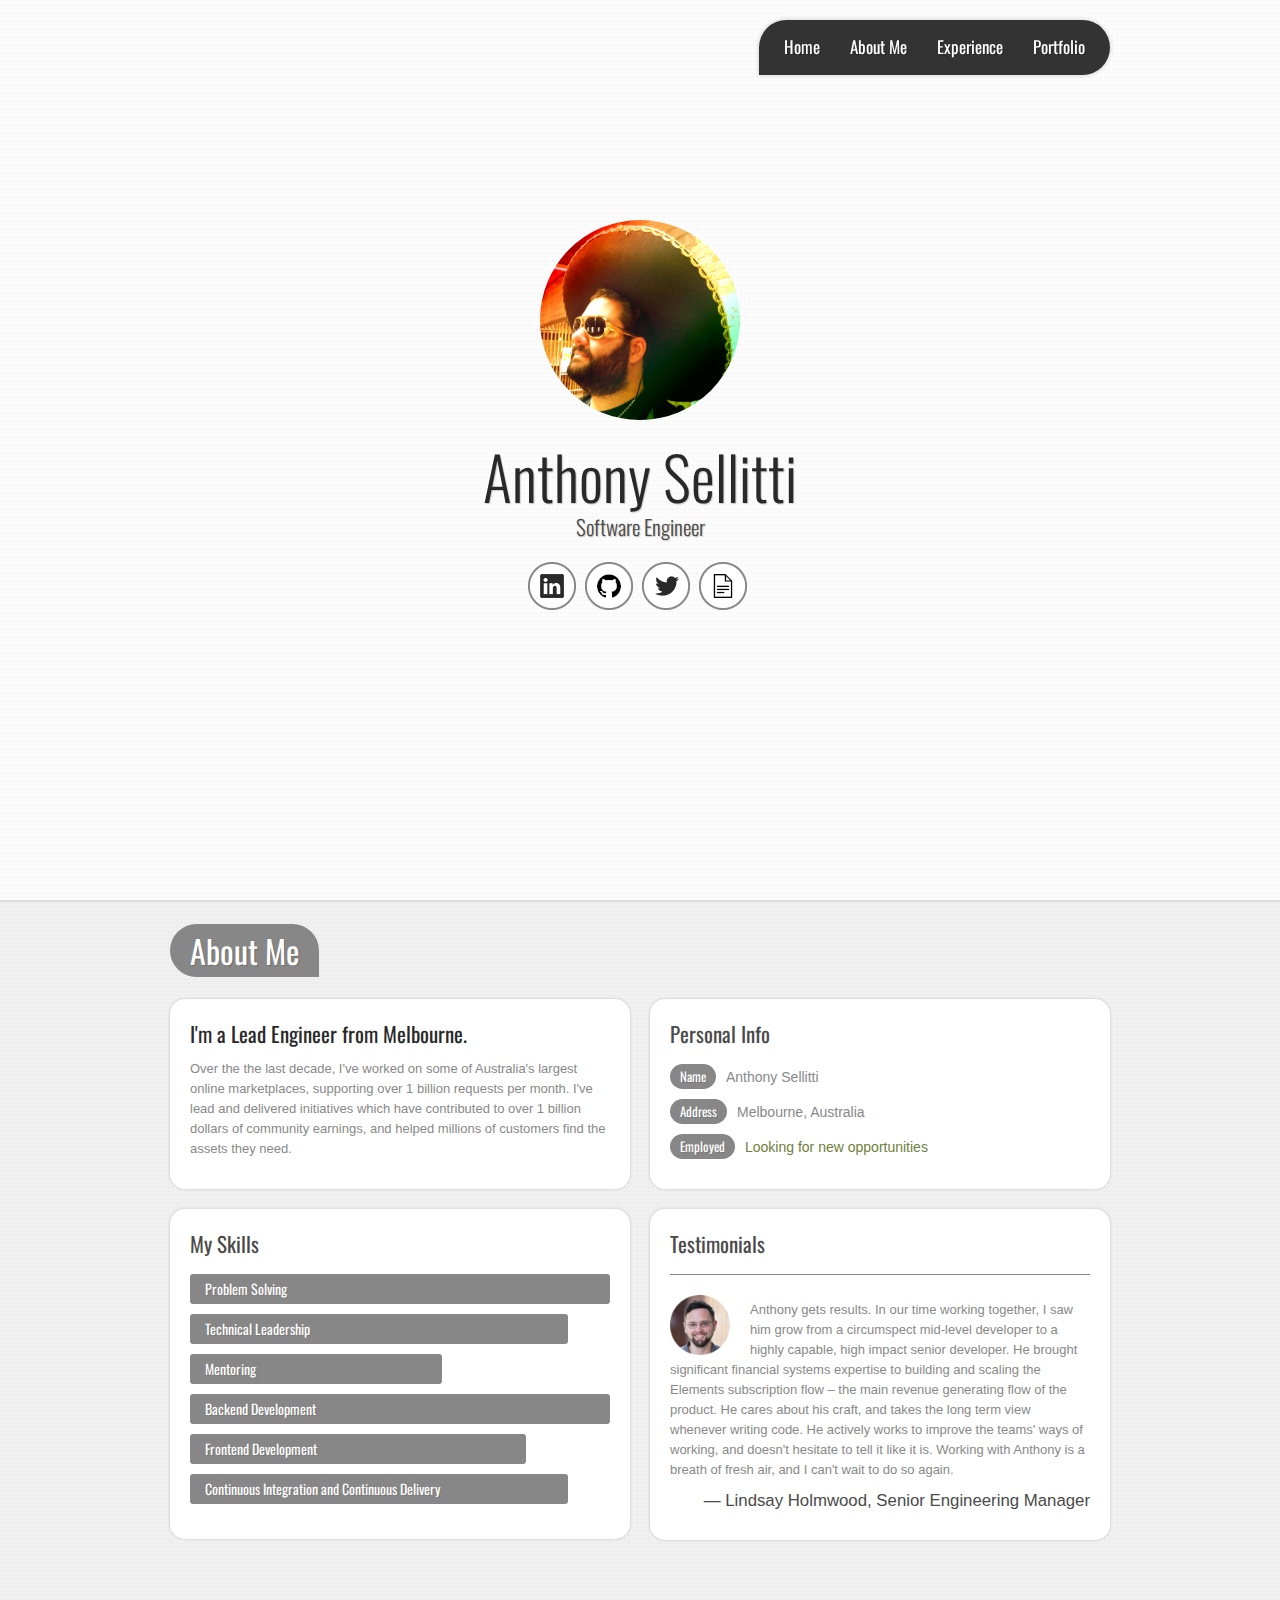
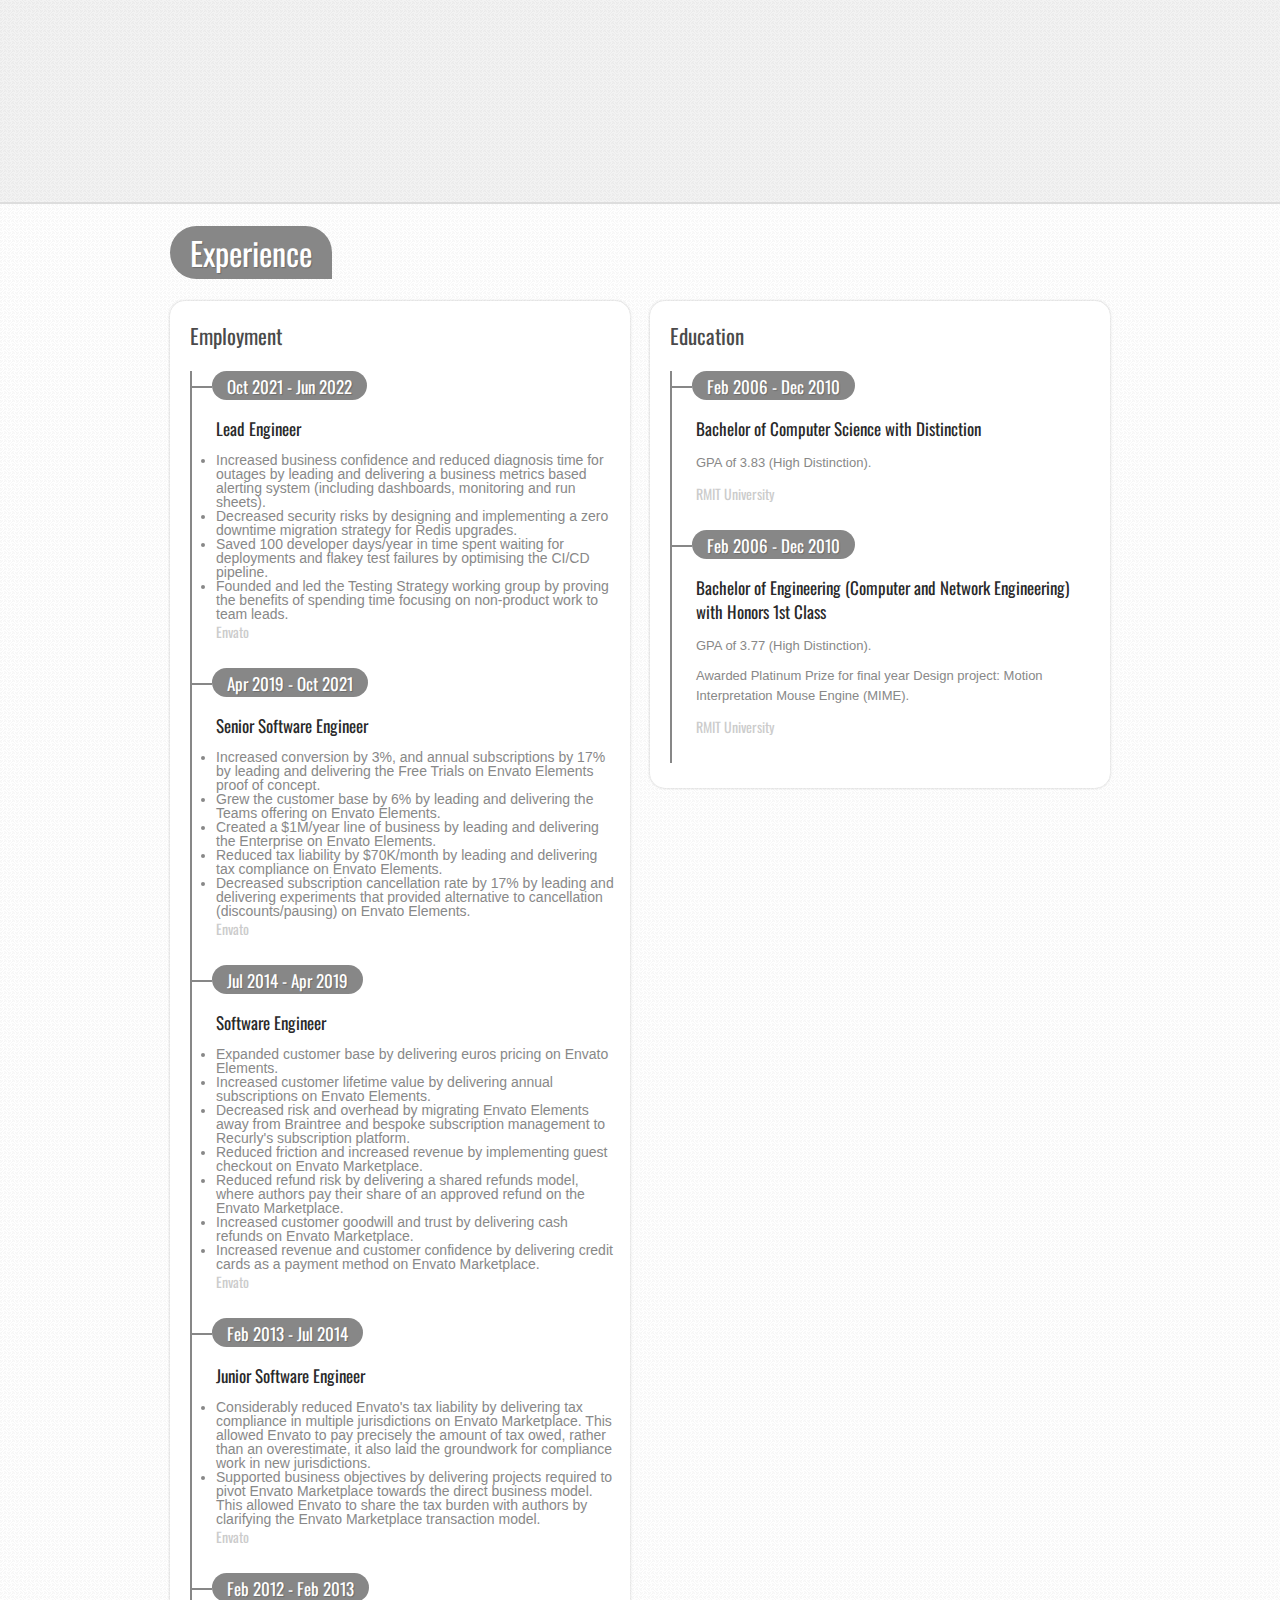
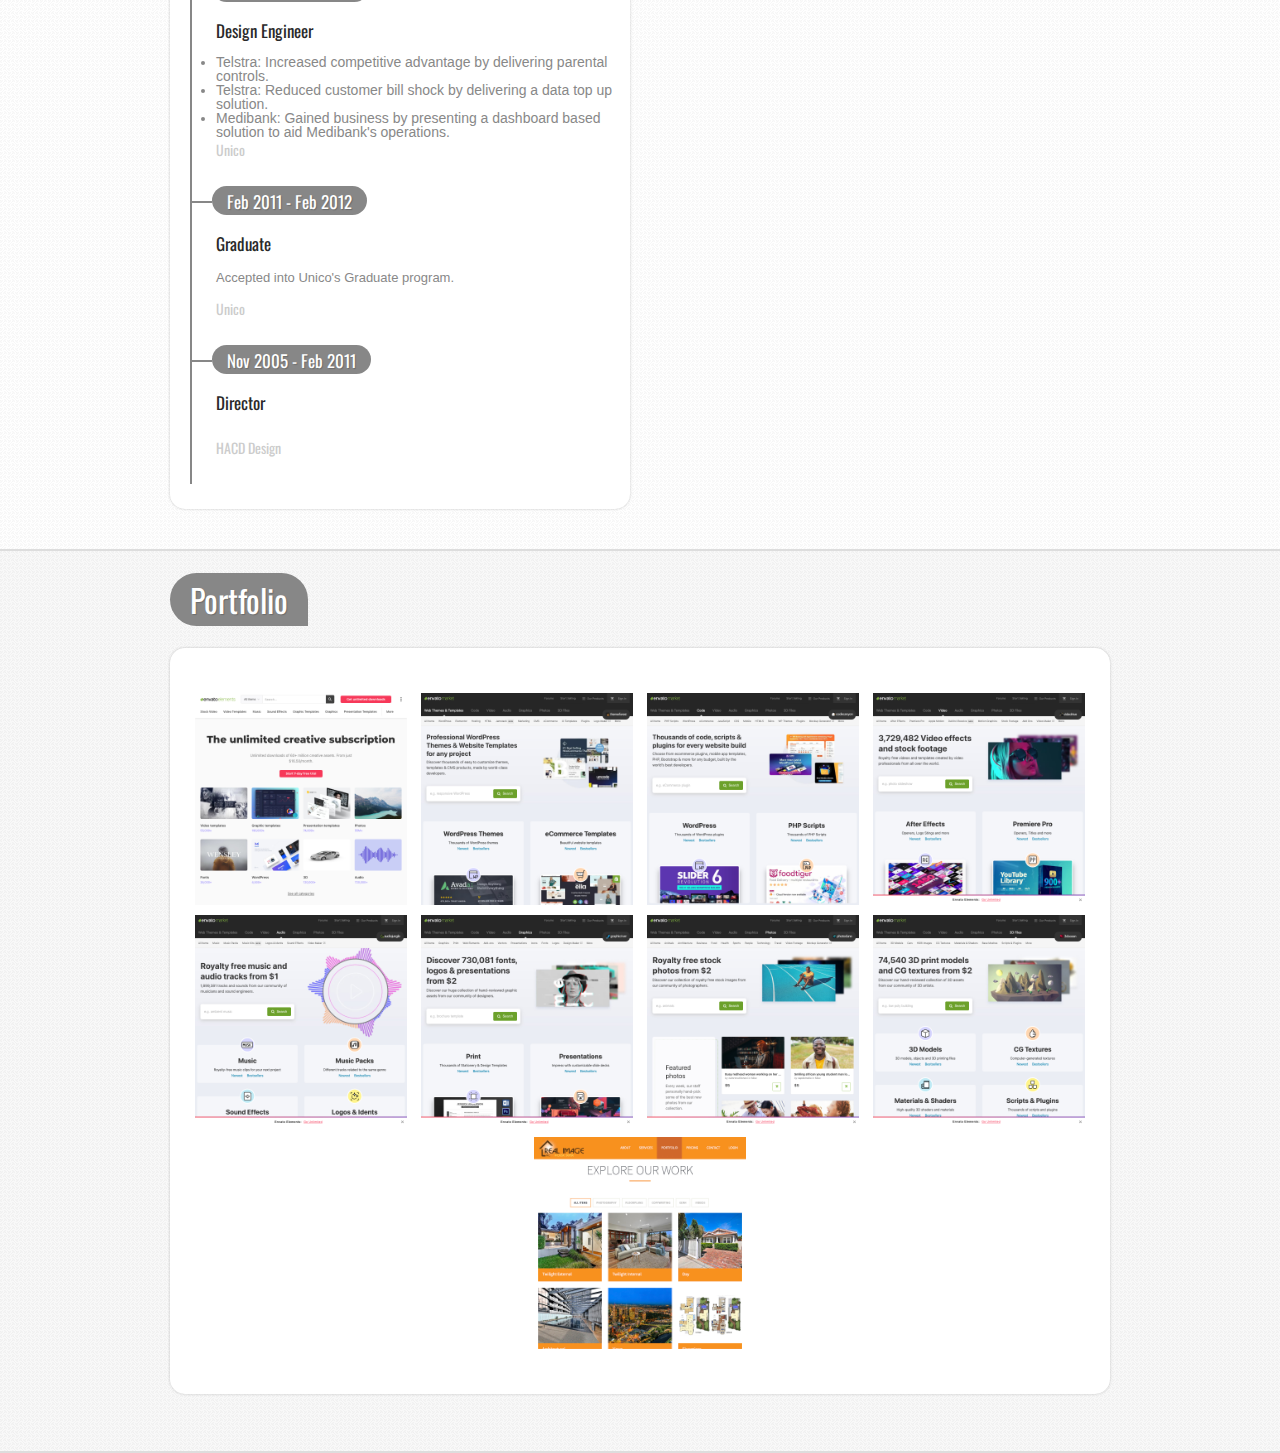
<file: index.html>
﻿<html>
  <head>
    <!-- Basic Page Needs ================================================== -->
    <meta http-equiv="Content-Type" content="text/html; charset=utf-8" />
    <meta name="viewport" content="width=device-width, initial-scale=1.0, maximum-scale=1.0" />
    <meta name="apple-mobile-web-app-capable" content="yes" />
    <title>Anthony Sellitti</title>
    <meta name="description" content="" />
    <meta name="author" content="" />

    <!-- CSS ================================================== -->
    <link rel="stylesheet" href="stylesheets/skeleton.css" />
    <!-- qTip CSS file -->
    <link rel="stylesheet" href="stylesheets/jquery.qtip.css" />
    <!-- Lightbox2 CSS file -->
    <link href="stylesheets/lightbox.css" rel="stylesheet" />
    <!-- Main Styles -->
    <link rel="stylesheet" href="stylesheets/layout.css" />

    <!-- Favicons ================================================== -->
    <link rel="shortcut icon" href="images/favicon.ico" />
    <link rel="apple-touch-icon" href="images/apple-touch-icon.png" />
    <link rel="apple-touch-icon" sizes="72x72" href="images/apple-touch-icon-72x72.png" />
    <link rel="apple-touch-icon" sizes="114x114" href="images/apple-touch-icon-114x114.png" />

    <!-- JavaScript ================================================== -->
    <!-- Modernizr -->
    <script src="js/modernizr.custom.js" type="text/javascript"></script>

    <!--[if lt IE 9]>
      <script src="http://html5shim.googlecode.com/svn/trunk/html5.js"></script>
    <![endif]-->
  </head>

  <body>
    <header>
      <section class="menu">
        <div class="container">
          <div class="sixteen columns">
            <!-- Navigation Menu -->
            <div id="nav">
              <ul class="navigation">
                <li data-slide="1">
                  <h5>Home</h5>
                </li>

                <li data-slide="2">
                  <h5>About Me</h5>
                </li>

                <li data-slide="3">
                  <h5>Experience</h5>
                </li>

                <li data-slide="4">
                  <h5>Portfolio</h5>
                </li>
              </ul>
            </div>
            <!-- Navigation Menu / End -->
          </div>
        </div>
      </section>
    </header>

    <div class="wrapper">
      <!-- Home Subpage =========================================== -->
      <section class="slide" id="home" data-slide="1">
        <div class="container">
          <div class="sixteen columns">
            <!-- Main Photo -->
            <div class="portrait">
              <img src="images/my_photo.jpg" alt="" class="tframe_1" />
            </div>
            <!-- End Main Photo -->

            <!-- Main Title. -->
            <div class="main_title">
              <h1>Anthony Sellitti</h1>
              <h4>Software Engineer</h4>
            </div>
            <!-- End Main Title -->

            <!-- Social Icons. -->
            <div class="social_icons">
              <ul class="social">
                <li>
                  <a class="tip" href="https://www.linkedin.com/in/asellitt" title="Linked In">
                    <img src="images/social/linkedin.png" alt="" />
                  </a>
                </li>
                <li>
                  <a class="tip" href="https://github.com/asellitt/" title="Github">
                    <img src="images/social/github.png" alt="" />
                  </a>
                </li>
                <li>
                  <a class="tip" href="https://twitter.com/asellitt" title="Twitter">
                    <img src="images/social/twitter.png" alt="" />
                  </a>
                </li>
                <li>
                  <a class="tip" href="cv/index.html" title="CV">
                    <img src="images/social/resume.png" alt="" />
                  </a>
                </li>
              </ul>
            </div>
            <!-- End Social Icons -->
          </div>
        </div>
      </section>
      <!-- End Home Subpage -->

      <!-- About Me Subpage =========================================== -->
      <section class="slide" id="about_me" data-slide="2">
        <div class="container">
          <!-- Subpage Title -->
          <div class="sixteen columns">
            <div class="subpage_title">
              <h2><span>About Me</span></h2>
            </div>
          </div>
          <!-- End Subpage Title -->

          <div class="eight columns">
            <!-- About Me Main Information -->
            <div class="block" style="min-height: 150px">
              <h4>I'm a Lead Engineer from Melbourne.</h4>
              <p>
                Over the the last decade, I've worked on some of Australia's largest online marketplaces, supporting
                over 1 billion requests per month. I've lead and delivered initiatives which have contributed to over 1
                billion dollars of community earnings, and helped millions of customers find the assets they need.
              </p>
            </div>
            <!-- End About Me Main Information -->

            <!-- My Skills Information -->
            <div class="block" style="min-height: 290px">
              <div class="skill_info clearfix">
                <div class="block_title">
                  <h4><span>My Skills</span></h4>
                </div>
                <ul id="chart">
                  <li class="skill w100"><span>Problem Solving</span></li>
                  <li class="skill w90"><span>Technical Leadership</span></li>
                  <li class="skill w60"><span>Mentoring</span></li>
                  <li class="skill w100"><span>Backend Development</span></li>
                  <li class="skill w80"><span>Frontend Development</span></li>
                  <li class="skill w90"><span>Continuous Integration and Continuous Delivery</span></li>
                </ul>
              </div>
            </div>
            <!-- End My Skills Information -->
          </div>

          <div class="eight columns">
            <!-- Personal info -->
            <div class="block" style="min-height: 150px">
              <div class="block_title">
                <h4><span>Personal Info</span></h4>
              </div>
              <ul class="personal-info">
                <li><span class="title">Name</span><span class="value">Anthony Sellitti</span></li>
                <li><span class="title">Address</span><span class="value">Melbourne, Australia</span></li>
                <li>
                  <span class="title">Employed</span><span class="value available">Looking for new opportunities</span>
                </li>
                <!-- if Freelance not available: change class to not_available (then color text = Red) -->
              </ul>
            </div>
            <!-- End Personal Info -->

            <!-- Testimonials info -->
            <div class="block" style="min-height: 290px">
              <div class="block_title">
                <h4><span>Testimonials</span></h4>
              </div>

              <div id="cbp-qtrotator" class="cbp-qtrotator">
                <div class="cbp-qtcontent">
                  <img src="images/testimonials/lindsay.png" alt="Lindsay" />
                  <blockquote>
                    <p>
                      Anthony gets results. In our time working together, I saw him grow from a circumspect mid-level
                      developer to a highly capable, high impact senior developer. He brought significant financial
                      systems expertise to building and scaling the Elements subscription flow – the main revenue
                      generating flow of the product. He cares about his craft, and takes the long term view whenever
                      writing code. He actively works to improve the teams' ways of working, and doesn't hesitate to
                      tell it like it is. Working with Anthony is a breath of fresh air, and I can't wait to do so
                      again.
                    </p>
                    <footer>Lindsay Holmwood, Senior Engineering Manager</footer>
                  </blockquote>
                </div>

                <div class="cbp-qtcontent">
                  <img src="images/testimonials/emily.png" alt="Emily" />
                  <blockquote>
                    <p>
                      Anthony is an absolute superstar, and I've so enjoyed working with him. He brings with him such a
                      wealth of knowledge and context, and an enthusiasm for just getting shit done. He feels
                      comfortable to ask questions that challenge assumptions and is similarly comfortable having
                      questions asked of him. Anthony steps up and helps when needed, even when he's thrown a curve ball
                      or two!
                    </p>
                    <footer>Emily Koop, Product Manager</footer>
                  </blockquote>
                </div>

                <div class="cbp-qtcontent">
                  <img src="images/testimonials/2.jpg" alt="2" />
                  <blockquote>
                    <p>
                      Anthony has an outstanding ability to go above and beyond with whatever he's working on. He thinks
                      critically about the work we're doing and often finds ways to improve it, or raises questions
                      which no one else had thought of. He genuinely makes the code bases better for everyone to work
                      with.
                    </p>
                    <p>
                      In addition, Anthony is <i>always</i> willing to jump onto work that needs to be done, and
                      rearrange his priorities when things pop up. He supports his teammates happily and is the kind of
                      guy you know has your back if you need it.
                    </p>
                    <footer>Engineering Manager</footer>
                  </blockquote>
                </div>

                <div class="cbp-qtcontent">
                  <img src="images/testimonials/1.jpg" alt="1" />
                  <blockquote>
                    <p>
                      From a technical perspective, Anthony continues to broaden his horizons and now has a heap of
                      ownership over both the front and back ends of Elements systems. He makes sure he has a good
                      understanding of things in order to do his job and then patiently explains it to other people when
                      needed.
                    </p>
                    <footer>Lead Engineer</footer>
                  </blockquote>
                </div>

                <div class="cbp-qtcontent">
                  <img src="images/testimonials/2.jpg" alt="2" />
                  <blockquote>
                    <p>
                      Anthony is awesome. He's super passionate about his work and an absolute joy to work with. He
                      writes high quality code with an emphasis on readability and maintainability. He's also really
                      good about making sure that anything he works on has appropriate test coverage and up-to-date
                      documentation.
                    </p>
                    <p>
                      Anthony is also great at jumping on important time-sensitive tasks and following through with them
                      to completion, even when they turn out to be more challenging than anticipated.
                    </p>
                    <footer>Software Engineer</footer>
                  </blockquote>
                </div>

                <div class="cbp-qtcontent">
                  <img src="images/testimonials/2.jpg" alt="2" />
                  <blockquote>
                    <p>
                      Anthony seems to just jump on problems when they happen. I don't often work with him directly but
                      he's usually keen to help out whenever something comes up. The times I have worked with him
                      directly have always been productive and enjoyable.
                    </p>
                    <footer>Data Analytics Specialist</footer>
                  </blockquote>
                </div>
              </div>
            </div>
            <!-- End Testimonials Info -->
          </div>
        </div>
      </section>

      <!-- Resume Subpage =========================================== -->
      <section class="slide" id="resume" data-slide="3">
        <div class="container">
          <div class="sixteen columns">
            <div class="subpage_title">
              <h2><span>Experience</span></h2>
            </div>
          </div>

          <!-- Employment Info -->
          <div class="eight columns row">
            <div class="block">
              <div class="block_title">
                <h4><span>Employment</span></h4>
              </div>

              <!-- Timeline Employment Info Container -->
              <div class="eventsContainer clearfix">
                <div class="eventsContent">
                  <h5><span>Oct 2021 - Jun 2022</span></h5>
                  <div class="event">
                    <h5>Lead Engineer</h5>
                    <div class="eventDetail">
                      <ul>
                        <li>
                          Increased business confidence and reduced diagnosis time for outages by leading and delivering
                          a business metrics based alerting system (including dashboards, monitoring and run sheets).
                        </li>
                        <li>
                          Decreased security risks by designing and implementing a zero downtime migration strategy for
                          Redis upgrades.
                        </li>
                        <li>
                          Saved 100 developer days/year in time spent waiting for deployments and flakey test failures
                          by optimising the CI/CD pipeline.
                        </li>
                        <li>
                          Founded and led the Testing Strategy working group by proving the benefits of spending time
                          focusing on non-product work to team leads.
                        </li>
                      </ul>
                      <h6>Envato</h6>
                    </div>
                  </div>
                </div>

                <div class="eventsContent">
                  <h5><span>Apr 2019 - Oct 2021</span></h5>
                  <div class="event">
                    <h5>Senior Software Engineer</h5>
                    <div class="eventDetail">
                      <ul>
                        <li>
                          Increased conversion by 3%, and annual subscriptions by 17% by leading and delivering the Free
                          Trials on Envato Elements proof of concept.
                        </li>
                        <li>
                          Grew the customer base by 6% by leading and delivering the Teams offering on Envato Elements.
                        </li>
                        <li>
                          Created a $1M/year line of business by leading and delivering the Enterprise on Envato
                          Elements.
                        </li>
                        <li>
                          Reduced tax liability by $70K/month by leading and delivering tax compliance on Envato
                          Elements.
                        </li>
                        <li>
                          Decreased subscription cancellation rate by 17% by leading and delivering experiments that
                          provided alternative to cancellation (discounts/pausing) on Envato Elements.
                        </li>
                      </ul>
                      <h6>Envato</h6>
                    </div>
                  </div>
                </div>

                <div class="eventsContent">
                  <h5><span>Jul 2014 - Apr 2019</span></h5>
                  <div class="event">
                    <h5>Software Engineer</h5>
                    <div class="eventDetail">
                      <ul>
                        <li>Expanded customer base by delivering euros pricing on Envato Elements.</li>
                        <li>
                          Increased customer lifetime value by delivering annual subscriptions on Envato Elements.
                        </li>
                        <li>
                          Decreased risk and overhead by migrating Envato Elements away from Braintree and bespoke
                          subscription management to Recurly's subscription platform.
                        </li>
                        <li>
                          Reduced friction and increased revenue by implementing guest checkout on Envato Marketplace.
                        </li>
                        <li>
                          Reduced refund risk by delivering a shared refunds model, where authors pay their share of an
                          approved refund on the Envato Marketplace.
                        </li>
                        <li>Increased customer goodwill and trust by delivering cash refunds on Envato Marketplace.</li>
                        <li>
                          Increased revenue and customer confidence by delivering credit cards as a payment method on
                          Envato Marketplace.
                        </li>
                      </ul>
                      <h6>Envato</h6>
                    </div>
                  </div>
                </div>

                <div class="eventsContent">
                  <h5><span>Feb 2013 - Jul 2014</span></h5>
                  <div class="event">
                    <h5>Junior Software Engineer</h5>
                    <div class="eventDetail">
                      <ul>
                        <li>
                          Considerably reduced Envato's tax liability by delivering tax compliance in multiple
                          jurisdictions on Envato Marketplace. This allowed Envato to pay precisely the amount of tax
                          owed, rather than an overestimate, it also laid the groundwork for compliance work in new
                          jurisdictions.
                        </li>
                        <li>
                          Supported business objectives by delivering projects required to pivot Envato Marketplace
                          towards the direct business model. This allowed Envato to share the tax burden with authors by
                          clarifying the Envato Marketplace transaction model.
                        </li>
                      </ul>
                      <h6>Envato</h6>
                    </div>
                  </div>
                </div>

                <div class="eventsContent">
                  <h5><span>Feb 2012 - Feb 2013</span></h5>
                  <div class="event">
                    <h5>Design Engineer</h5>
                    <div class="eventDetail">
                      <ul>
                        <li>Telstra: Increased competitive advantage by delivering parental controls.</li>
                        <li>Telstra: Reduced customer bill shock by delivering a data top up solution.</li>
                        <li>
                          Medibank: Gained business by presenting a dashboard based solution to aid Medibank's
                          operations.
                        </li>
                      </ul>
                      <h6>Unico</h6>
                    </div>
                  </div>
                </div>

                <div class="eventsContent">
                  <h5><span>Feb 2011 - Feb 2012</span></h5>
                  <div class="event">
                    <h5>Graduate</h5>
                    <div class="eventDetail">
                      <p>Accepted into Unico's Graduate program.</p>
                      <h6>Unico</h6>
                    </div>
                  </div>
                </div>

                <div class="eventsContent">
                  <h5><span>Nov 2005 - Feb 2011</span></h5>
                  <div class="event">
                    <h5>Director</h5>
                    <div class="eventDetail">
                      <p></p>
                      <h6>HACD Design</h6>
                    </div>
                  </div>
                </div>
              </div>
              <!-- End Timeline Employment Info Container -->
            </div>
          </div>
          <!-- End Employment Info -->

          <!-- Education Info -->
          <div class="eight columns row">
            <div class="block">
              <div class="block_title">
                <h4><span>Education</span></h4>
              </div>

              <!-- Timeline Education Info Container -->
              <div class="eventsContainer clearfix">
                <div class="eventsContent">
                  <h5><span>Feb 2006 - Dec 2010</span></h5>
                  <div class="event">
                    <h5>Bachelor of Computer Science with Distinction</h5>
                    <div class="eventDetail">
                      <p>GPA of 3.83 (High Distinction).</p>
                      <h6>RMIT University</h6>
                    </div>
                  </div>
                </div>

                <div class="eventsContent">
                  <h5><span>Feb 2006 - Dec 2010</span></h5>
                  <div class="event">
                    <h5>Bachelor of Engineering (Computer and Network Engineering) with Honors 1st Class</h5>
                    <div class="eventDetail">
                      <p>GPA of 3.77 (High Distinction).</p>
                      <p>
                        Awarded Platinum Prize for final year Design project: Motion Interpretation Mouse Engine (MIME).
                      </p>
                      <h6>RMIT University</h6>
                    </div>
                  </div>
                </div>
              </div>
              <!-- Timeline Education Info Container -->
            </div>
          </div>
          <!-- End Education Info -->
        </div>
      </section>

      <!-- Portfolio Subpage =========================================== -->
      <section class="slide" id="portfolio" data-slide="4">
        <div class="container">
          <div class="sixteen columns">
            <div class="subpage_title">
              <h2><span>Portfolio</span></h2>
            </div>
          </div>

          <div class="container sixteen columns row">
            <!-- Portfolio -->
            <div class="block">
              <ul id="og-grid" class="og-grid">
                <li>
                  <a
                    href="https://elements.envato.com"
                    data-largesrc="images/portfolio/envatoelements.jpg"
                    data-title="Envato Elements"
                    data-description="Subscription service for stock videos, music, photos and graphics"
                  >
                    <img src="images/portfolio/envatoelements.jpg" alt="Envato Elements" />
                  </a>
                </li>

                <li>
                  <a
                    href="https://themeforest.net"
                    data-largesrc="images/portfolio/themeforest.jpg"
                    data-title="Envato Marketplace - ThemeForest"
                    data-description="Digital marketplace for wordpress themes and website templates"
                  >
                    <img src="images/portfolio/themeforest.jpg" alt="ThemeForest" />
                  </a>
                </li>

                <li>
                  <a
                    href="https://codecanyon.net"
                    data-largesrc="images/portfolio/codecanyon.jpg"
                    data-title="Envato Marketplace - CodeCanyon"
                    data-description="Digital marketplace for plugins and code"
                  >
                    <img src="images/portfolio/codecanyon.jpg" alt="CodeCanyon" />
                  </a>
                </li>

                <li>
                  <a
                    href="https://videohive.net"
                    data-largesrc="images/portfolio/videohive.jpg"
                    data-title="Envato Marketplace - VideoHive"
                    data-description="Digital marketplace for stock footage and video effects"
                  >
                    <img src="images/portfolio/videohive.jpg" alt="VideoHive" />
                  </a>
                </li>

                <li>
                  <a
                    href="https://audiojungle.net"
                    data-largesrc="images/portfolio/audiojungle.jpg"
                    data-title="Envato Marketplace - AudioJungle"
                    data-description="Digital marketplace for royalty free music and audio"
                  >
                    <img src="images/portfolio/audiojungle.jpg" alt="AudioJungle" />
                  </a>
                </li>

                <li>
                  <a
                    href="https://graphicriver.net"
                    data-largesrc="images/portfolio/graphicriver.jpg"
                    data-title="Envato Marketplace - GraphicRiver"
                    data-description="Digital marketplace for fonts, logos and icons"
                  >
                    <img src="images/portfolio/graphicriver.jpg" alt="GraphicRiver" />
                  </a>
                </li>

                <li>
                  <a
                    href="https://photodune.net"
                    data-largesrc="images/portfolio/photodune.jpg"
                    data-title="Envato Marketplace - PhotoDune"
                    data-description="Digital marketplace for royalty free stock images and photos"
                  >
                    <img src="images/portfolio/photodune.jpg" alt="PhotoDune" />
                  </a>
                </li>

                <li>
                  <a
                    href="https://3docean.net"
                    data-largesrc="images/portfolio/3docean.jpg"
                    data-title="Envato Marketplace - 3D Ocean"
                    data-description="Digital marketplace for 3D files and CG textures"
                  >
                    <img src="images/portfolio/3docean.jpg" alt="3D Ocean" />
                  </a>
                </li>

                <li>
                  <a
                    href="https://realimage.com.au"
                    data-largesrc="images/portfolio/realimage.jpg"
                    data-title="Realimage Photography"
                    data-description="Provider of premium boutique real estate services"
                  >
                    <img src="images/portfolio/realimage.jpg" alt="Realimage Photography" />
                  </a>
                </li>
              </ul>
            </div>
            <!-- End Portfolio -->
          </div>
        </div>
      </section>
    </div>
    <!-- End Wrapper -->

    <!-- jQuery library -->
    <script src="js/jquery-1.9.1.min.js" type="text/javascript"></script>
    <script src="js/jquery-migrate-1.2.1.min.js" type="text/javascript"></script>
    <script src="js/jquery-ui.min.js" type="text/javascript"></script>
    <!-- Portfolio Grid -->
    <script src="js/grid.js"></script>
    <script>
      $(function () {
        Grid.init();
      });
    </script>
    <!-- Stellar Javascript file -->
    <script type="text/javascript" src="js/jquery.stellar.min.js"></script>
    <!-- qTip -->
    <script src="js/jquery.qtip.min.js" type="text/javascript"></script>
    <!-- Lightbox2 -->
    <script src="js/lightbox.js"></script>

    <!-- QTRotator -->
    <script src="js/jquery.cbpQTRotator.min.js"></script>
    <script>
      $(function () {
        /*
      - how to call the plugin:
      $( selector ).cbpQTRotator( [options] );
      - options:
      {
        // default transition speed (ms)
        speed : 700,
        // default transition easing
        easing : 'ease',
        // rotator interval (ms)
        interval : 8000
      }
      - destroy:
      $( selector ).cbpQTRotator( 'destroy' );
      */

        $("#cbp-qtrotator").cbpQTRotator({ interval: 15000 });
      });
    </script>

    <!-- JS Settings -->
    <script src="js/main.js"></script>

    <!--[if lt IE 7]>
      <script src="http://ie7-js.googlecode.com/svn/version/2.1(beta4)/IE7.js"></script>
    <![endif]-->
    <!--[if lt IE 8]>
      <script src="http://ie7-js.googlecode.com/svn/version/2.1(beta4)/IE8.js"></script>
    <![endif]-->
    <!--[if lt IE 9]>
      <script src="http://ie7-js.googlecode.com/svn/version/2.1(beta4)/IE9.js"></script>
    <![endif]-->

    <!-- End Document ================================================== -->
  </body>
</html>
</file>
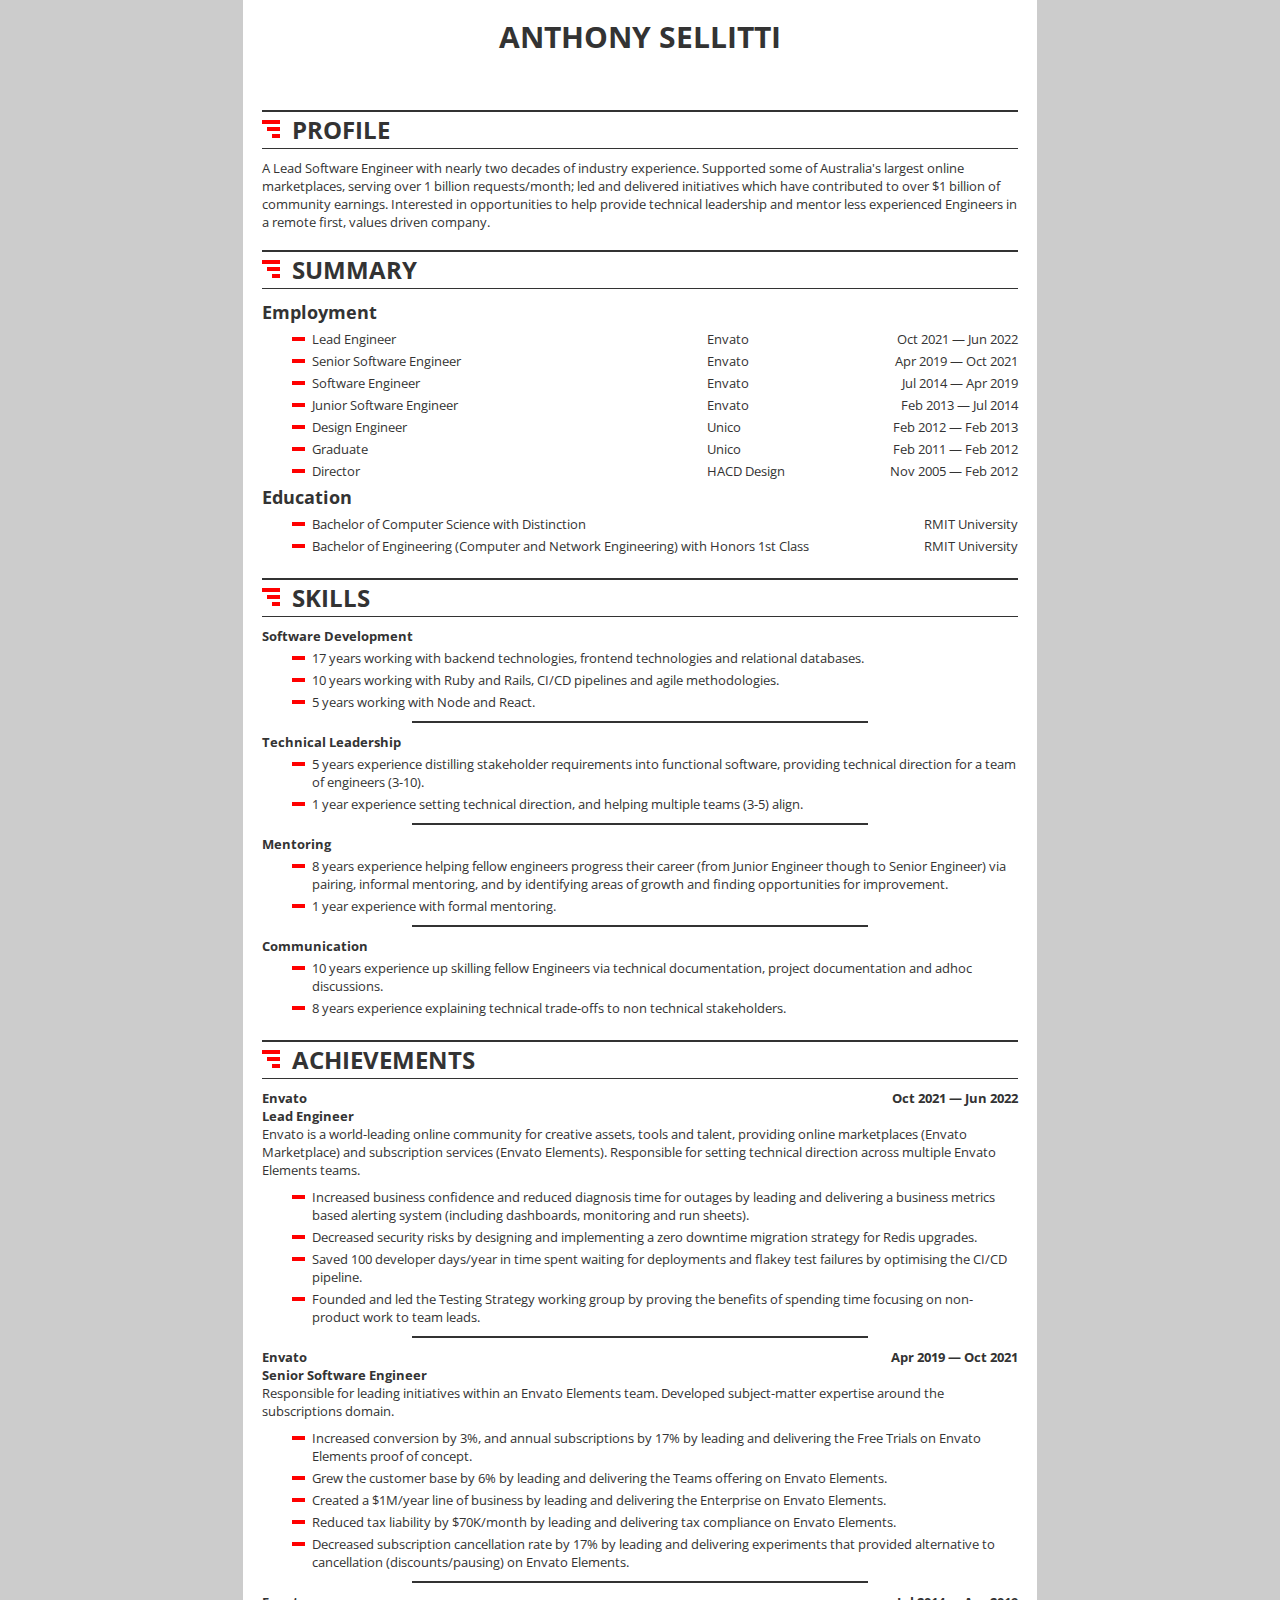
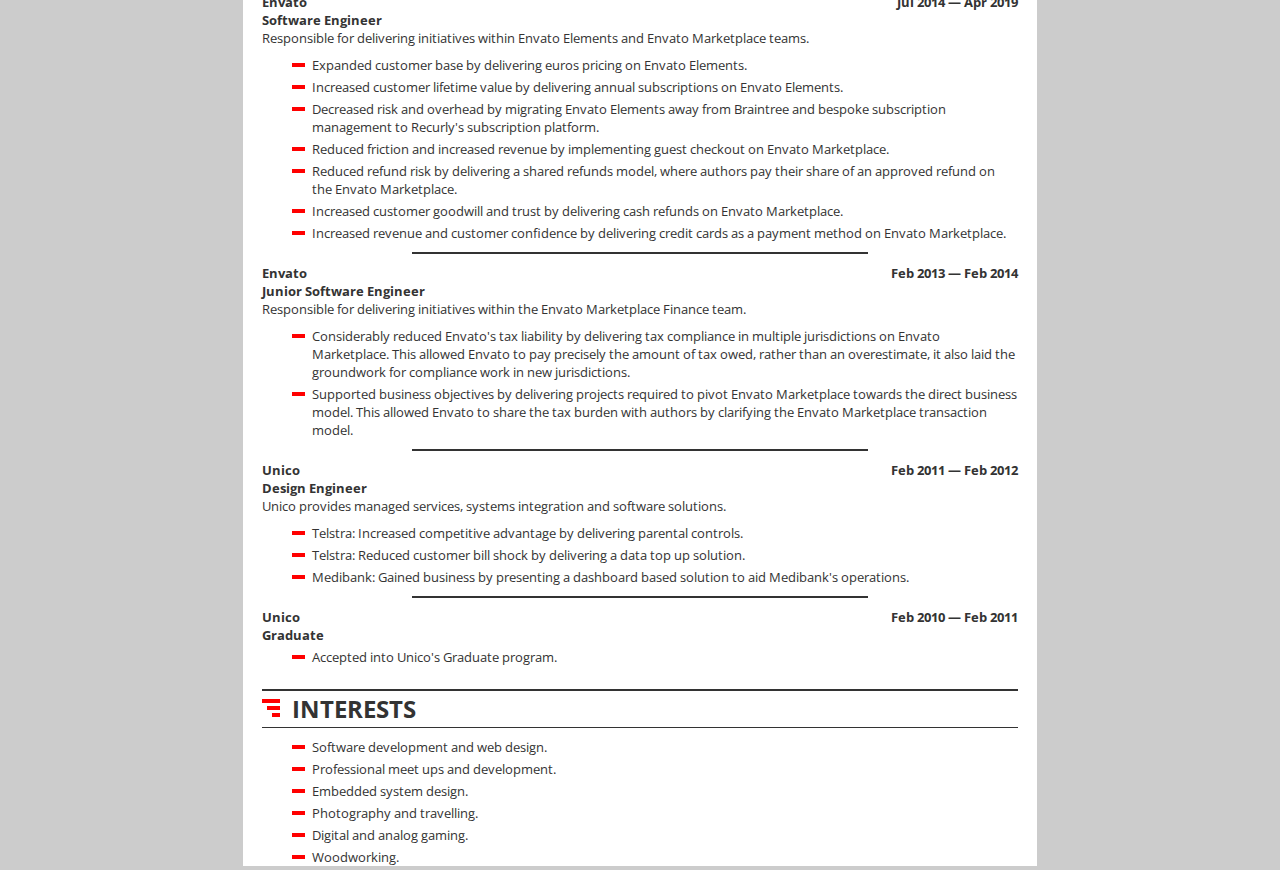
<file: cv/index.html>
<html>
  <head>
    <title>Anthony Sellitti - Lead Engineer - CV</title>
    <link rel="stylesheet" href="css/bootstrap.min.css" />
    <link rel="stylesheet" href="css/bootstrap-responsive.min.css" />
    <style>
      @import url("https://fonts.googleapis.com/css?family=Open+Sans:600,400");

      @page {
        size: a4 portrait;
        margin-top: 5mm;
        margin-bottom: 5mm;
        margin-left: 0mm;
        margin-right: 0mm;
      }

      body {
        font-size: 10pt;
        font-family: "Open Sans", "Helvetica Neue", Helvetica, Arial, sans-serif;
        background-color: #cccccc;
      }

      h2 {
        border-top: 2px solid #333333;
        border-bottom: 1px solid #333333;
        margin-bottom: 10px;
        background-image: url("img/bullet-large-red.png");
        background-repeat: no-repeat;
        background-position: 0 8px;
        padding-left: 30px;
      }

      h5 {
        font-size: 1.2em;
      }

      a {
        color: #020075;
      }

      ul {
        list-style: none;
        margin-bottom: 0;
        padding: 0;
      }

      li {
        margin: 0.3em 0;
        padding-left: 25px;
        background-image: url("img/bullet-medium-red.png");
        background-repeat: no-repeat;
        background-position: 0px 0px;
      }

      footer {
        display: none;
        position: fixed;
        bottom: 0;
        width: 100%;
      }

      #footerContent {
        display: flex;
        justify-content: space-between;
        vertical-align: bottom;
        max-width: 210mm;
        margin: 0 auto;
        padding: 0;
        padding-right: 10mm;
      }

      #wrapper {
        background-color: #cccccc;
      }

      #content {
        max-width: 210mm;
        background: #ffffff;
        margin: 0 auto;
        padding: 0;
      }

      .well {
        background: #ffffff;
        border: 0;
        box-shadow: none;
        margin-bottom: 0;
        padding-bottom: 0;
      }

      .spacer {
        width: 60%;
        height: 0px;
        border: 1px solid #333333;
        margin: 0 auto;
        margin-top: 10px;
        margin-bottom: 10px;
      }

      .noBreak {
        page-break-inside: avoid;
      }

      #contact {
        display: flex;
        flex-direction: column;
        align-items: center;
        margin-top: 20px;
        margin-bottom: 20px;
        min-height: 72px;
        margin: 0;
      }

      #summary li {
        display: flex;
        flex-direction: row;
      }

      #summary .position {
        width: 56%;
        position: relative;
      }

      #summary .company {
        text-align: left;
        width: 18%;
      }

      #summary .dates {
        text-align: right;
        width: 26%;
      }

      #summary .degree {
        width: 80%;
        position: relative;
      }

      #summary .institution {
        text-align: right;
        width: 20%;
      }

      #skills .skill {
        font-weight: bold;
      }

      #achievements .company {
        font-weight: bold;
        display: inline-block;
      }

      #achievements .dates {
        font-weight: bold;
        float: right;
      }

      #achievements .position {
        font-weight: bold;
      }

      .footer {
        display: none;
      }

      .footerContent {
        display: flex;
        justify-content: space-between;
        vertical-align: bottom;
        max-width: 210mm;
        margin: 0 auto;
      }

      .page1 {
        padding-top: 7mm;
      }

      .page2 {
        padding-top: 3mm;
      }

      .page3 {
        padding-top: 174mm;
      }

      @media print {
        body {
          background-color: #ffffff;
        }

        .noPrint {
          display: none;
        }

        .footer {
          display: block;
        }
      }
    </style>
  </head>

  <body>
    <div id="wrapper">
      <div id="content">
        <div id="contact" class="well">
          <h1>ANTHONY SELLITTI</h1>
          <h5 id="contactNumber"></h5>
          <h5 id="emailAddress"></h5>
        </div>

        <div id="profile" class="well">
          <h2>PROFILE</h2>
          <div>
            A Lead Software Engineer with nearly two decades of industry experience. Supported some of Australia's
            largest online marketplaces, serving over 1 billion requests/month; led and delivered initiatives which have
            contributed to over $1 billion of community earnings. Interested in opportunities to help provide technical
            leadership and mentor less experienced Engineers in a remote first, values driven company.
          </div>
        </div>

        <div id="summary" class="well">
          <h2>SUMMARY</h2>
          <h3>Employment</h3>
          <ul>
            <li>
              <div class="position">Lead Engineer</div>
              <div class="company">Envato</div>
              <div class="dates">Oct 2021 &#8212; Jun 2022</div>
            </li>
            <li>
              <div class="position">Senior Software Engineer</div>
              <div class="company">Envato</div>
              <div class="dates">Apr 2019 &#8212; Oct 2021</div>
            </li>
            <li>
              <div class="position">Software Engineer</div>
              <div class="company">Envato</div>
              <div class="dates">Jul 2014 &#8212; Apr 2019</div>
            </li>
            <li>
              <div class="position">Junior Software Engineer</div>
              <div class="company">Envato</div>
              <div class="dates">Feb 2013 &#8212; Jul 2014</div>
            </li>
            <li>
              <div class="position">Design Engineer</div>
              <div class="company">Unico</div>
              <div class="dates">Feb 2012 &#8212; Feb 2013</div>
            </li>
            <li>
              <div class="position">Graduate</div>
              <div class="company">Unico</div>
              <div class="dates">Feb 2011 &#8212; Feb 2012</div>
            </li>
            <li>
              <div class="position">Director</div>
              <div class="company">HACD Design</div>
              <div class="dates">Nov 2005 &#8212; Feb 2012</div>
            </li>
          </ul>

          <h3>Education</h3>
          <ul>
            <li>
              <div class="degree">Bachelor of Computer Science with Distinction</div>
              <div class="institution">RMIT University</div>
            </li>
            <li>
              <div class="degree">Bachelor of Engineering (Computer and Network Engineering) with Honors 1st Class</div>
              <div class="institution">RMIT University</div>
            </li>
          </ul>
        </div>

        <div id="skills" class="well">
          <h2>SKILLS</h2>
          <div>
            <div class="skill noBreak">Software Development</div>
            <div class="description">
              <ul>
                <li>17 years working with backend technologies, frontend technologies and relational databases.</li>
                <li>10 years working with Ruby and Rails, CI/CD pipelines and agile methodologies.</li>
                <li>5 years working with Node and React.</li>
              </ul>
            </div>
          </div>

          <div class="spacer"></div>

          <div>
            <div class="skill noBreak">Technical Leadership</div>
            <div class="description">
              <ul>
                <li>
                  5 years experience distilling stakeholder requirements into functional software, providing technical
                  direction for a team of engineers (3-10).
                </li>
                <li>1 year experience setting technical direction, and helping multiple teams (3-5) align.</li>
              </ul>
            </div>
          </div>

          <div class="spacer"></div>

          <div>
            <div class="skill noBreak">Mentoring</div>
            <div class="description">
              <ul>
                <li>
                  8 years experience helping fellow engineers progress their career (from Junior Engineer though to
                  Senior Engineer) via pairing, informal mentoring, and by identifying areas of growth and finding
                  opportunities for improvement.
                </li>
                <li>1 year experience with formal mentoring.</li>
              </ul>
            </div>
          </div>

          <div class="spacer"></div>

          <div>
            <div class="skill noBreak">Communication</div>
            <div class="description">
              <ul>
                <li>
                  10 years experience up skilling fellow Engineers via technical documentation, project documentation
                  and adhoc discussions.
                </li>
                <li>8 years experience explaining technical trade-offs to non technical stakeholders.</li>
              </ul>
            </div>
          </div>
        </div>

        <div class="footer noBreak">
          <div class="footerContent page1">
            <div class="name">Anthony Sellitti</div>
            <div class="page">Page 1 of 3</div>
          </div>
        </div>

        <div id="achievements" class="well">
          <h2>ACHIEVEMENTS</h2>

          <div class="employment noBreak">
            <div class="company">Envato</div>
            <div class="dates">Oct 2021 &#8212; Jun 2022</div>
            <div class="position">Lead Engineer</div>
            <div class="description">
              <p>
                Envato is a world-leading online community for creative assets, tools and talent, providing online
                marketplaces (Envato Marketplace) and subscription services (Envato Elements). Responsible for setting
                technical direction across multiple Envato Elements teams.
              </p>
              <ul>
                <li>
                  Increased business confidence and reduced diagnosis time for outages by leading and delivering a
                  business metrics based alerting system (including dashboards, monitoring and run sheets).
                </li>
                <li>
                  Decreased security risks by designing and implementing a zero downtime migration strategy for Redis
                  upgrades.
                </li>
                <li>
                  Saved 100 developer days/year in time spent waiting for deployments and flakey test failures by
                  optimising the CI/CD pipeline.
                </li>
                <li>
                  Founded and led the Testing Strategy working group by proving the benefits of spending time focusing
                  on non-product work to team leads.
                </li>
              </ul>
            </div>
          </div>

          <div class="spacer"></div>

          <div class="employment noBreak">
            <div class="company">Envato</div>
            <div class="dates">Apr 2019 &#8212; Oct 2021</div>
            <div class="position">Senior Software Engineer</div>
            <div class="description">
              <p>
                Responsible for leading initiatives within an Envato Elements team. Developed subject-matter expertise
                around the subscriptions domain.
              </p>
              <ul>
                <li>
                  Increased conversion by 3%, and annual subscriptions by 17% by leading and delivering the Free Trials
                  on Envato Elements proof of concept.
                </li>
                <li>Grew the customer base by 6% by leading and delivering the Teams offering on Envato Elements.</li>
                <li>
                  Created a $1M/year line of business by leading and delivering the Enterprise on Envato Elements.
                </li>
                <li>
                  Reduced tax liability by $70K/month by leading and delivering tax compliance on Envato Elements.
                </li>
                <li>
                  Decreased subscription cancellation rate by 17% by leading and delivering experiments that provided
                  alternative to cancellation (discounts/pausing) on Envato Elements.
                </li>
              </ul>
            </div>
          </div>

          <div class="spacer"></div>

          <div class="employment noBreak">
            <div class="company">Envato</div>
            <div class="dates">Jul 2014 &#8212; Apr 2019</div>
            <div class="position">Software Engineer</div>
            <div class="description">
              <p>Responsible for delivering initiatives within Envato Elements and Envato Marketplace teams.</p>
              <ul>
                <li>Expanded customer base by delivering euros pricing on Envato Elements.</li>
                <li>Increased customer lifetime value by delivering annual subscriptions on Envato Elements.</li>
                <li>
                  Decreased risk and overhead by migrating Envato Elements away from Braintree and bespoke subscription
                  management to Recurly's subscription platform.
                </li>
                <li>Reduced friction and increased revenue by implementing guest checkout on Envato Marketplace.</li>
                <li>
                  Reduced refund risk by delivering a shared refunds model, where authors pay their share of an approved
                  refund on the Envato Marketplace.
                </li>
                <li>Increased customer goodwill and trust by delivering cash refunds on Envato Marketplace.</li>
                <li>
                  Increased revenue and customer confidence by delivering credit cards as a payment method on Envato
                  Marketplace.
                </li>
              </ul>
            </div>

            <div class="spacer"></div>

            <div class="employment noBreak">
              <div class="company">Envato</div>
              <div class="dates">Feb 2013 &#8212; Feb 2014</div>
              <div class="position">Junior Software Engineer</div>
              <div class="description">
                <p>Responsible for delivering initiatives within the Envato Marketplace Finance team.</p>
                <ul>
                  <li>
                    Considerably reduced Envato's tax liability by delivering tax compliance in multiple jurisdictions
                    on Envato Marketplace. This allowed Envato to pay precisely the amount of tax owed, rather than an
                    overestimate, it also laid the groundwork for compliance work in new jurisdictions.
                  </li>
                  <li>
                    Supported business objectives by delivering projects required to pivot Envato Marketplace towards
                    the direct business model. This allowed Envato to share the tax burden with authors by clarifying
                    the Envato Marketplace transaction model.
                  </li>
                </ul>
              </div>
            </div>
          </div>

          <div class="footer">
            <div class="footerContent page2">
              <div class="name">Anthony Sellitti</div>
              <div class="page">Page 2 of 3</div>
            </div>
          </div>

          <div class="spacer noPrint"></div>

          <div class="employment noBreak">
            <div class="company">Unico</div>
            <div class="dates">Feb 2011 &#8212; Feb 2012</div>
            <div class="position">Design Engineer</div>
            <div class="description">
              <p>Unico provides managed services, systems integration and software solutions.</p>
              <ul>
                <li>Telstra: Increased competitive advantage by delivering parental controls.</li>
                <li>Telstra: Reduced customer bill shock by delivering a data top up solution.</li>
                <li>
                  Medibank: Gained business by presenting a dashboard based solution to aid Medibank's operations.
                </li>
              </ul>
            </div>
          </div>

          <div class="spacer"></div>

          <div class="employment noBreak">
            <div class="company">Unico</div>
            <div class="dates">Feb 2010 &#8212; Feb 2011</div>
            <div class="position">Graduate</div>
            <div class="description">
              <ul>
                <li>Accepted into Unico's Graduate program.</li>
              </ul>
            </div>
          </div>
        </div>

        <div id="interests" class="well noBreak">
          <h2>INTERESTS</h2>
          <ul>
            <li>Software development and web design.</li>
            <li>Professional meet ups and development.</li>
            <li>Embedded system design.</li>
            <li>Photography and travelling.</li>
            <li>Digital and analog gaming.</li>
            <li>Woodworking.</li>
          </ul>
        </div>

        <div class="footer noBreak">
          <div class="footerContent page3">
            <div class="name">Anthony Sellitti</div>
            <div class="page">Page 3 of 3</div>
          </div>
        </div>
      </div>
    </div>

    <script>
      const params = Object.fromEntries(new URLSearchParams(window.location.search).entries());
      const contactNumber = "MDQyMyA2MDAgMTIz";
      const emailAddress = "YW50aG9ueS5jdkBhc2VsbGl0dC5jb20=";
      if (params.spam) {
        document.getElementById("contactNumber").textContent = atob(contactNumber);
        document.getElementById("emailAddress").textContent = atob(emailAddress);
      }
    </script>
  </body>
</html>
</file>
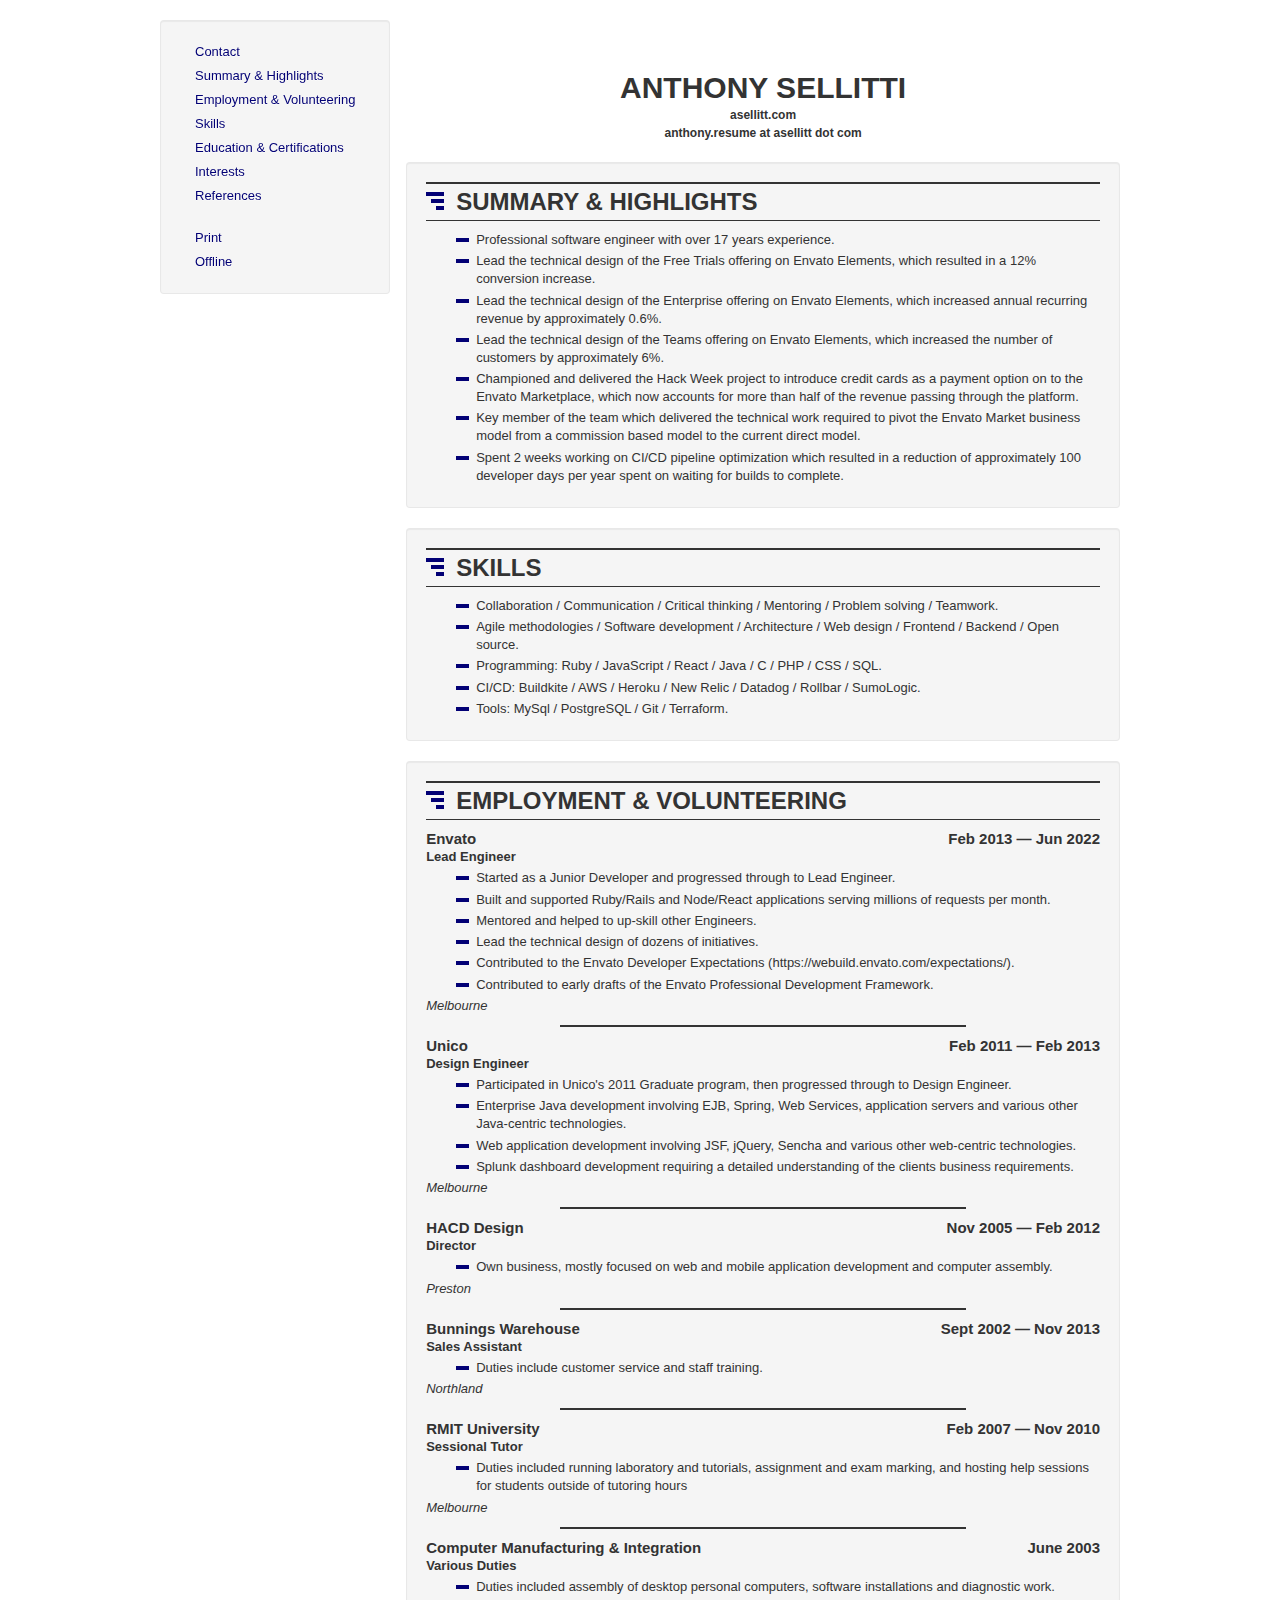
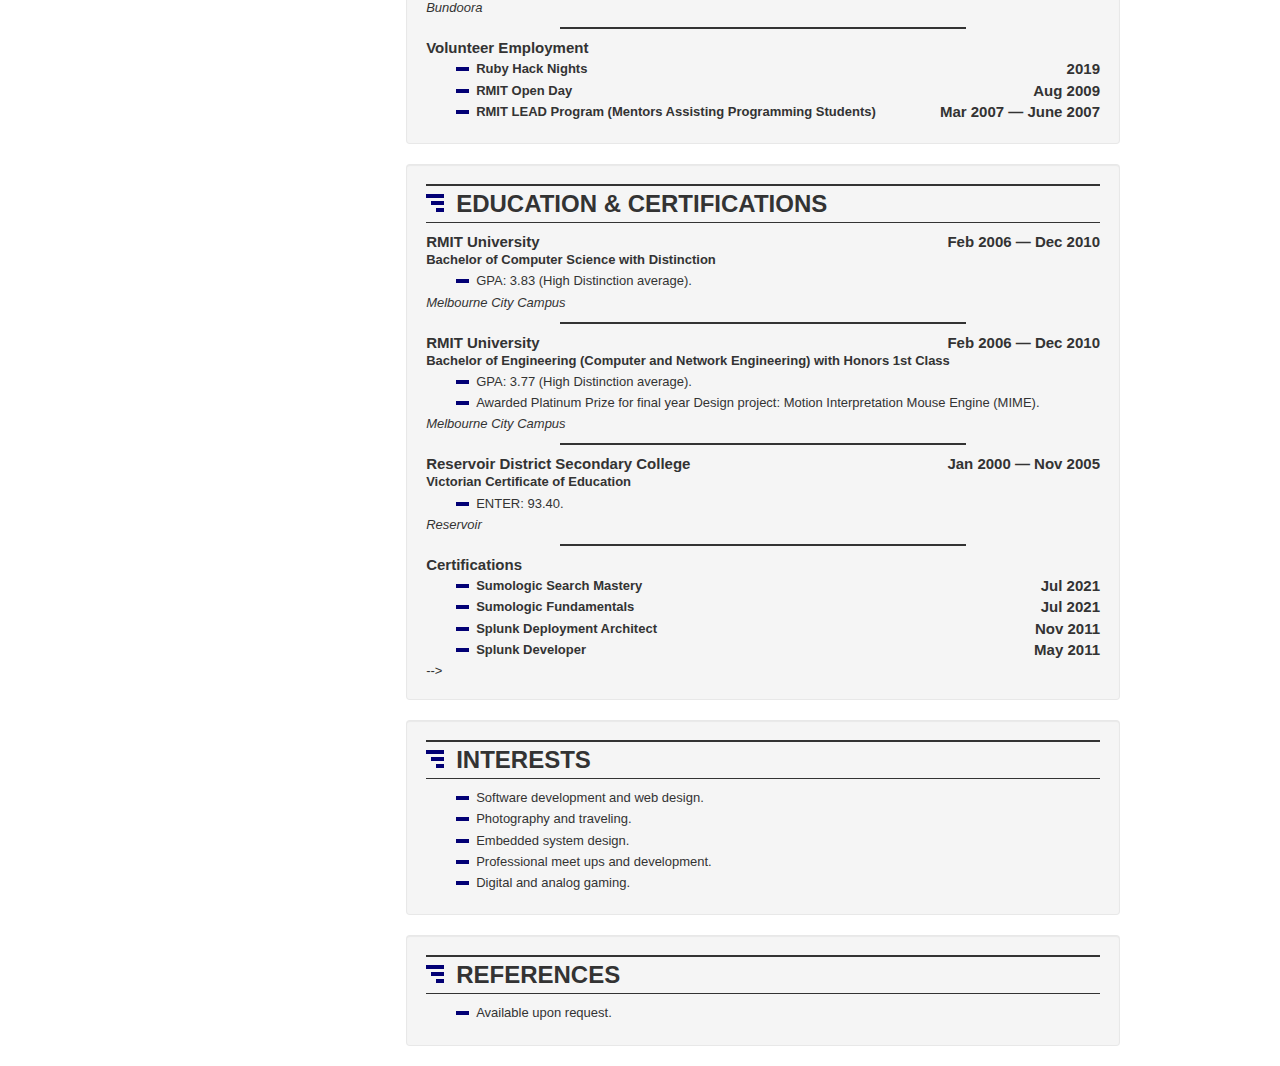
<file: resume/wip.html>
<html>

<head>
  <link rel="stylesheet" href="../css/bootstrap.min.css">
  <link rel="stylesheet" href="../css/bootstrap-responsive.min.css">
  <style>
    body {
      background-repeat: no-repeat;
      background-attachment: fixed;
    }

    header {
      width: 860px;
      height: 200px;
      margin-bottom: 20px;
      margin-top: 20px;
      margin: 0px auto;
      border: 1px solid red;
    }

    h2 {
      border-top: 2px solid #333333;
      border-bottom: 1px solid #333333;
      margin-bottom: 10px;
      background-image: url('../img/bullet-large.png');
      background-repeat: no-repeat;
      background-position: 0 8px;
      padding-left: 30px;
    }

    a {
      color: #020075;
    }

    #content ul {
      list-style: none;
      margin-bottom: 0;
      padding: 0;
    }

    #content ul li {
      margin: .25em 0;
      padding-left: 25px;
      background-image: url('../img/bullet-medium.png');
      background-repeat: no-repeat;
      background-position: 0px 0px;
    }

    #content li ul {
      margin-bottom: 0;
    }

    #content ul li.nobullet {
      background: none;
    }

    #wrapper {
      width: 1000px;
      margin: 0 auto;
      padding-top: 50px;
    }

    #header {
      margin-top: 20px;
      margin-bottom: 20px;
    }

    #con {
      display: flex;
      flex-direction: column;
      align-items: center;
      margin-top: 20px;
      margin-bottom: 20px;
    }

    .spacer {
      width: 60%;
      height: 0px;
      border: 1px solid #333333;
      margin: 0 auto;
      margin-bottom: 10px;
    }

    .employment,
    .volunteering,
    .education,
    #int,
    #ref {
      page-break-inside: avoid;
    }

    .institution,
    .company {
      font-weight: bold;
      display: inline-block;
      font-size: 15px;
    }

    .dates {
      font-weight: bold;
      font-size: 15px;
      float: right;
    }

    .certification,
    .position {
      font-weight: bold;
    }

    .location {
      font-style: italic;
      padding-bottom: 10px;
    }

    .certifications .certification,
    .volunteering .position {
      display: inline-block;
    }

    .sticky {
      position: fixed;
      top: 20px;
    }

    @media print {
      body {
        background: #ffffff;
        font-size: 12px;
        /* font-family: "Centaur"; */
      }

      header {
        width: 500px;
        background-size: 100%;
        background-repeat: no-repeat;
        height: 116px;
      }

      #wrapper {
        width: 100%;
        padding-top: 0;
      }

      #header {
        margin-top: 0;
        margin-bottom: 0;
      }

      .span3 {
        display: none !important;
      }

      #content {
        width: 100%;
        margin: 0;
        padding: 0;
      }

      #con {
        margin: 0;
      }

      #int,
      #ref {
        width: 45%
      }

      .twocolumn {
        display: flex;
        flex-direction: row;
      }

      .well {
        background: #ffffff;
        border: 0;
        box-shadow: none;
        margin-bottom: 0;
        padding-bottom: 0;
      }

      h2 {
        background-image: url('../img/bullet-large-red.png');
      }

      #content ul li {
        background-image: url('../img/bullet-medium-red.png');
      }
    }
  </style>

<body>
  <div id="wrapper">

    <div class="container-fluid">
      <div class="row-fluid">
        <div class="span3">

          <div id="nav" class="well sticky">
            <ul class="nav nav-list">
              <li><a href="#con">Contact</a></li>
              <li><a href="#sum">Summary & Highlights</a></li>
              <li><a href="#emp">Employment & Volunteering</a></li>
              <li><a href="#ski">Skills</a></li>
              <li><a href="#edu">Education & Certifications</a></li>
              <li><a href="#int">Interests</a></li>
              <li><a href="#ref">References</a></li>
              <li>&nbsp;</li>
              <li><a href="javascript:window.print();">Print</a></li>
              <li><a href="Resume.pdf">Offline</a></li>
            </ul>
          </div>

        </div>
        <div id="content" class="span9">
          <div id="con">
            <h1>ANTHONY SELLITTI</h1>
            <h5>asellitt.com</h5>
            <h5>anthony.resume at asellitt dot com</h5>
          </div>

          <div id="sum" class="well">
            <h2>SUMMARY & HIGHLIGHTS</h2>
            <ul>
              <li> Professional software engineer with over 17 years experience. </li>
              <li> Lead the technical design of the Free Trials offering on Envato Elements, which resulted in a 12%
                conversion increase. </li>
              <li> Lead the technical design of the Enterprise offering on Envato Elements, which increased annual
                recurring revenue by approximately 0.6%. </li>
              <li> Lead the technical design of the Teams offering on Envato Elements, which increased the number of
                customers by approximately 6%. </li>
              <li> Championed and delivered the Hack Week project to introduce credit cards as a payment option on to
                the Envato Marketplace, which now accounts for more than half of the revenue passing through the
                platform. </li>
              <li> Key member of the team which delivered the technical work required to pivot the Envato Market
                business model from a commission based model to the current direct model. </li>
              <li> Spent 2 weeks working on CI/CD pipeline optimization which resulted in a reduction of approximately
                100 developer days per year spent on waiting for builds to complete. </li>
            </ul>
          </div>

          <div id="ski" class="well">
            <h2>SKILLS</h2>
            <ul>
              <li> Collaboration / Communication / Critical thinking / Mentoring / Problem solving / Teamwork. </li>
              <li> Agile methodologies / Software development / Architecture / Web design / Frontend / Backend / Open
                source. </li>
              <li> Programming: Ruby / JavaScript / React / Java / C / PHP / CSS / SQL. </li>
              <li> CI/CD: Buildkite / AWS / Heroku / New Relic / Datadog / Rollbar / SumoLogic. </li>
              <li> Tools: MySql / PostgreSQL / Git / Terraform. </li>
            </ul>
          </div>

          <div id="emp" class="well">
            <h2>EMPLOYMENT & VOLUNTEERING</h2>
            <div>

              <div class="employment">
                <div class="company"> Envato </div>
                <div class="dates"> Feb 2013 &#8212; Jun 2022 </div>
                <div class="position"> Lead Engineer </div>
                <div class="description">
                  <ul>
                    <li> Started as a Junior Developer and progressed through to Lead Engineer. </li>
                    <li> Built and supported Ruby/Rails and Node/React applications serving millions of requests per
                      month. </li>
                    <li> Mentored and helped to up-skill other Engineers. </li>
                    <li> Lead the technical design of dozens of initiatives. </li>
                    <li> Contributed to the Envato Developer Expectations (https://webuild.envato.com/expectations/).
                    </li>
                    <li> Contributed to early drafts of the Envato Professional Development Framework. </li>
                  </ul>
                </div>
                <div class="location"> Melbourne </div>
              </div>

              <div class="spacer"></div>

              <div class="employment">
                <div class="company"> Unico </div>
                <div class="dates"> Feb 2011 &#8212; Feb 2013 </div>
                <div class="position"> Design Engineer </div>
                <div class="description">
                  <ul>
                    <li> Participated in Unico's 2011 Graduate program, then progressed through to Design Engineer.
                    </li>
                    <li> Enterprise Java development involving EJB, Spring, Web Services, application servers and
                      various other Java-centric technologies. </li>
                    <li> Web application development involving JSF, jQuery, Sencha and various other web-centric
                      technologies. </li>
                    <li> Splunk dashboard development requiring a detailed understanding of the clients business
                      requirements. </li>
                  </ul>
                </div>
                <div class="location"> Melbourne </div>
              </div>

              <div class="spacer"></div>

              <div class="employment">
                <div class="company"> HACD Design </div>
                <div class="dates"> Nov 2005 &#8212; Feb 2012 </div>
                <div class="position"> Director </div>
                <div class="description">
                  <ul>
                    <li> Own business, mostly focused on web and mobile application development and computer assembly.
                    </li>
                  </ul>
                </div>
                <div class="location"> Preston </div>
              </div>
            </div>

            <div class="spacer"></div>

            <div class="employment">
              <div class="company"> Bunnings Warehouse </div>
              <div class="dates"> Sept 2002 &#8212; Nov 2013 </div>
              <div class="position"> Sales Assistant </div>
              <div class="description">
                <ul>
                  <li> Duties include customer service and staff training. </li>
                </ul>
              </div>
              <div class="location"> Northland </div>
            </div>

            <div class="spacer"></div>

            <div class="employment">
              <div class="company"> RMIT University </div>
              <div class="dates"> Feb 2007 &#8212; Nov 2010 </div>
              <div class="position"> Sessional Tutor </div>
              <div class="description">
                <ul>
                  <li> Duties included running laboratory and tutorials, assignment and exam marking, and hosting help
                    sessions for students outside of tutoring hours </li>
                </ul>
              </div>
              <div class="location"> Melbourne </div>
            </div>

            <div class="spacer"></div>

            <div class="employment">
              <div class="company"> Computer Manufacturing & Integration </div>
              <div class="dates"> June 2003 </div>
              <div class="position"> Various Duties </div>
              <div class="description">
                <ul>
                  <li> Duties included assembly of desktop personal computers, software installations and diagnostic
                    work. </li>
                </ul>
              </div>
              <div class="location"> Bundoora </div>
            </div>

            <div class="spacer"></div>

            <div class="volunteering">
              <div class="company"> Volunteer Employment </div>
              <ul>
                <li>
                  <div class="position"> Ruby Hack Nights </div>
                  <div class="dates"> 2019 </div>
                </li>
                <li>
                  <div class="position"> RMIT Open Day </div>
                  <div class="dates"> Aug 2009 </div>
                </li>
                <li>
                  <div class="position"> RMIT LEAD Program (Mentors Assisting Programming Students) </div>
                  <div class="dates"> Mar 2007 &#8212; June 2007 </div>
                </li>
              </ul>
            </div>
          </div>

          <div id="edu" class="well">
            <h2>EDUCATION & CERTIFICATIONS</h2>
            <div>
              <div class="education">
                <div class="institution"> RMIT University </div>
                <div class="dates"> Feb 2006 &#8212; Dec 2010 </div>
                <div class="certification"> Bachelor of Computer Science with Distinction </div>
                <div class="description">
                  <ul>
                    <li> GPA: 3.83 (High Distinction average). </li>
                  </ul>
                </div>
                <div class="location"> Melbourne City Campus </div>
              </div>

              <div class="spacer"></div>

              <div class="education">
                <div class="institution"> RMIT University </div>
                <div class="dates"> Feb 2006 &#8212; Dec 2010 </div>
                <div class="certification"> Bachelor of Engineering (Computer and Network Engineering) with Honors 1st
                  Class </div>
                <div class="description">
                  <ul>
                    <li> GPA: 3.77 (High Distinction average). </li>
                    <li> Awarded Platinum Prize for final year Design project: Motion Interpretation Mouse Engine
                      (MIME). </li>
                  </ul>
                </div>
                <div class="location"> Melbourne City Campus </div>
              </div>

              <div class="spacer"></div>

              <div class="education">
                <div class="institution"> Reservoir District Secondary College </div>
                <div class="dates"> Jan 2000 &#8212; Nov 2005 </div>
                <div class="certification"> Victorian Certificate of Education </div>
                <div class="description">
                  <ul>
                    <li> ENTER: 93.40. </li>
                  </ul>
                </div>
                <div class="location"> Reservoir </div>
              </div>

              <div class="spacer"></div>

              <div class="certifications">
                <div class="institution"> Certifications </div>
                <ul>
                  <li>
                    <div class="certification"> Sumologic Search Mastery</div>
                    <div class="dates"> Jul 2021 </div>
                  </li>
                  <li>
                    <div class="certification"> Sumologic Fundamentals </div>
                    <div class="dates"> Jul 2021 </div>
                  </li>
                  <li>
                    <div class="certification"> Splunk Deployment Architect </div>
                    <div class="dates"> Nov 2011 </div>
                  </li>
                  <li>
                    <div class="certification"> Splunk Developer </div>
                    <div class="dates"> May 2011 </div>
                  </li>
                </ul>
              </div> -->
            </div>
          </div>

          <div class="twocolumn">
            <div id="int" class="well">
              <h2>INTERESTS</h2>
              <ul>
                <li> Software development and web design. </li>
                <li> Photography and traveling. </li>
                <li> Embedded system design. </li>
                <li> Professional meet ups and development. </li>
                <li> Digital and analog gaming. </li>
              </ul>
            </div>

            <div id="ref" class="well">
              <h2>REFERENCES</h2>
              <ul>
                <li> Available upon request. </li>
              </ul>
            </div>
          </div>
        </div>
      </div>
    </div>

  </div>
</body>

</html>
</file>
<file: stylesheets/skeleton.css>
/*
* Skeleton V1.2
* Copyright 2011, Dave Gamache
* www.getskeleton.com
* Free to use under the MIT license.
* http://www.opensource.org/licenses/mit-license.php
* 6/20/2012
*/


/* Table of Contents
==================================================
    #Base 960 Grid
    #Tablet (Portrait)
    #Mobile (Portrait)
    #Mobile (Landscape)
    #Clearing */



/* #Base 960 Grid
================================================== */

    .container                                  { position: relative; width: 960px; margin: 0 auto; padding: 0; }
    .container .column,
    .container .columns                         { float: left; display: inline; margin-left: 10px; margin-right: 10px; }
    .row                                        { margin-bottom: 20px; }

    /* Nested Column Classes */
    .column.alpha, .columns.alpha               { margin-left: 0; }
    .column.omega, .columns.omega               { margin-right: 0; }

    /* Base Grid */
    .container .one.column,
    .container .one.columns                     { width: 40px;  }
    .container .two.columns                     { width: 100px; }
    .container .three.columns                   { width: 160px; }
    .container .four.columns                    { width: 220px; }
    .container .five.columns                    { width: 280px; }
    .container .six.columns                     { width: 340px; }
    .container .seven.columns                   { width: 400px; }
    .container .eight.columns                   { width: 460px; }
    .container .nine.columns                    { width: 520px; }
    .container .ten.columns                     { width: 580px; }
    .container .eleven.columns                  { width: 640px; }
    .container .twelve.columns                  { width: 700px; }
    .container .thirteen.columns                { width: 760px; }
    .container .fourteen.columns                { width: 820px; }
    .container .fifteen.columns                 { width: 880px; }
    .container .sixteen.columns                 { width: 940px; }

    .container .one-third.column                { width: 300px; }
    .container .two-thirds.column               { width: 620px; }

    /* Offsets */
    .container .offset-by-one                   { padding-left: 60px;  }
    .container .offset-by-two                   { padding-left: 120px; }
    .container .offset-by-three                 { padding-left: 180px; }
    .container .offset-by-four                  { padding-left: 240px; }
    .container .offset-by-five                  { padding-left: 300px; }
    .container .offset-by-six                   { padding-left: 360px; }
    .container .offset-by-seven                 { padding-left: 420px; }
    .container .offset-by-eight                 { padding-left: 480px; }
    .container .offset-by-nine                  { padding-left: 540px; }
    .container .offset-by-ten                   { padding-left: 600px; }
    .container .offset-by-eleven                { padding-left: 660px; }
    .container .offset-by-twelve                { padding-left: 720px; }
    .container .offset-by-thirteen              { padding-left: 780px; }
    .container .offset-by-fourteen              { padding-left: 840px; }
    .container .offset-by-fifteen               { padding-left: 900px; }



/* #Tablet (Portrait)
================================================== */

    /* Note: Design for a width of 768px */

    @media only screen and (min-width: 768px) and (max-width: 959px) {
        .container                                  { width: 768px; }
        .container .column,
        .container .columns                         { margin-left: 10px; margin-right: 10px;  }
        .column.alpha, .columns.alpha               { margin-left: 0; margin-right: 10px; }
        .column.omega, .columns.omega               { margin-right: 0; margin-left: 10px; }
        .alpha.omega                                { margin-left: 0; margin-right: 0; }

        .container .one.column,
        .container .one.columns                     { width: 28px; }
        .container .two.columns                     { width: 76px; }
        .container .three.columns                   { width: 124px; }
        .container .four.columns                    { width: 172px; }
        .container .five.columns                    { width: 220px; }
        .container .six.columns                     { width: 268px; }
        .container .seven.columns                   { width: 316px; }
        .container .eight.columns                   { width: 364px; }
        .container .nine.columns                    { width: 412px; }
        .container .ten.columns                     { width: 460px; }
        .container .eleven.columns                  { width: 508px; }
        .container .twelve.columns                  { width: 556px; }
        .container .thirteen.columns                { width: 604px; }
        .container .fourteen.columns                { width: 652px; }
        .container .fifteen.columns                 { width: 700px; }
        .container .sixteen.columns                 { width: 748px; }

        .container .one-third.column                { width: 236px; }
        .container .two-thirds.column               { width: 492px; }

        /* Offsets */
        .container .offset-by-one                   { padding-left: 48px; }
        .container .offset-by-two                   { padding-left: 96px; }
        .container .offset-by-three                 { padding-left: 144px; }
        .container .offset-by-four                  { padding-left: 192px; }
        .container .offset-by-five                  { padding-left: 240px; }
        .container .offset-by-six                   { padding-left: 288px; }
        .container .offset-by-seven                 { padding-left: 336px; }
        .container .offset-by-eight                 { padding-left: 384px; }
        .container .offset-by-nine                  { padding-left: 432px; }
        .container .offset-by-ten                   { padding-left: 480px; }
        .container .offset-by-eleven                { padding-left: 528px; }
        .container .offset-by-twelve                { padding-left: 576px; }
        .container .offset-by-thirteen              { padding-left: 624px; }
        .container .offset-by-fourteen              { padding-left: 672px; }
        .container .offset-by-fifteen               { padding-left: 720px; }
    }


/*  #Mobile (Portrait)
================================================== */

    /* Note: Design for a width of 320px */

    @media only screen and (max-width: 767px) {
        .container { width: 300px; }
        .container .columns,
        .container .column { margin: 0; }

        .container .one.column,
        .container .one.columns,
        .container .two.columns,
        .container .three.columns,
        .container .four.columns,
        .container .five.columns,
        .container .six.columns,
        .container .seven.columns,
        .container .eight.columns,
        .container .nine.columns,
        .container .ten.columns,
        .container .eleven.columns,
        .container .twelve.columns,
        .container .thirteen.columns,
        .container .fourteen.columns,
        .container .fifteen.columns,
        .container .sixteen.columns,
        .container .one-third.column,
        .container .two-thirds.column  { width: 300px; }

        /* Offsets */
        .container .offset-by-one,
        .container .offset-by-two,
        .container .offset-by-three,
        .container .offset-by-four,
        .container .offset-by-five,
        .container .offset-by-six,
        .container .offset-by-seven,
        .container .offset-by-eight,
        .container .offset-by-nine,
        .container .offset-by-ten,
        .container .offset-by-eleven,
        .container .offset-by-twelve,
        .container .offset-by-thirteen,
        .container .offset-by-fourteen,
        .container .offset-by-fifteen { padding-left: 0; }

    }


/* #Mobile (Landscape)
================================================== */

    /* Note: Design for a width of 480px */

    @media only screen and (min-width: 480px) and (max-width: 767px) {
        .container { width: 420px; }
        .container .columns,
        .container .column { margin: 0; }

        .container .one.column,
        .container .one.columns,
        .container .two.columns,
        .container .three.columns,
        .container .four.columns,
        .container .five.columns,
        .container .six.columns,
        .container .seven.columns,
        .container .eight.columns,
        .container .nine.columns,
        .container .ten.columns,
        .container .eleven.columns,
        .container .twelve.columns,
        .container .thirteen.columns,
        .container .fourteen.columns,
        .container .fifteen.columns,
        .container .sixteen.columns,
        .container .one-third.column,
        .container .two-thirds.column { width: 420px; }
    }


/* #Clearing
================================================== */

    /* Self Clearing Goodness */
    .container:after { content: "\0020"; display: block; height: 0; clear: both; visibility: hidden; }

    /* Use clearfix class on parent to clear nested columns,
    or wrap each row of columns in a <div class="row"> */
    .clearfix:before,
    .clearfix:after,
    .row:before,
    .row:after {
      content: '\0020';
      display: block;
      overflow: hidden;
      visibility: hidden;
      width: 0;
      height: 0; }
    .row:after,
    .clearfix:after {
      clear: both; }
    .row,
    .clearfix {
      zoom: 1; }

    /* You can also use a <br class="clear" /> to clear columns */
    .clear {
      clear: both;
      display: block;
      overflow: hidden;
      visibility: hidden;
      width: 0;
      height: 0;
    }
</file>
<file: stylesheets/layout.css>
/*
* Theme Name: Vido - Responsive vCard & Portfolio Template
* Author: lmtheme (Linar Miftakhov)
* Author URL: http://themeforest.net/user/lmtheme
* Version: 1.0
*/

@import url("https://fonts.googleapis.com/css?family=Oswald:300,400,700");
@import url("https://fonts.googleapis.com/css?family=Open+Sans:300italic,400italic,400,300");

/* #Reset & Basics (Inspired by E. Meyers)
================================================== */
html,
body,
div,
span,
applet,
object,
iframe,
h1,
h2,
h3,
h4,
h5,
h6,
p,
blockquote,
pre,
a,
abbr,
acronym,
address,
big,
cite,
code,
del,
dfn,
em,
img,
ins,
kbd,
q,
s,
samp,
small,
strike,
strong,
sub,
sup,
tt,
var,
b,
u,
i,
center,
dl,
dt,
dd,
ol,
ul,
li,
fieldset,
form,
label,
legend,
table,
caption,
tbody,
tfoot,
thead,
tr,
th,
td,
article,
aside,
canvas,
details,
embed,
figure,
figcaption,
footer,
header,
hgroup,
menu,
nav,
output,
ruby,
section,
summary,
time,
mark,
audio,
video {
  margin: 0;
  padding: 0;
  border: 0;
  font-size: 100%;
  font: inherit;
  vertical-align: baseline;
}
article,
aside,
details,
figcaption,
figure,
footer,
header,
hgroup,
menu,
nav,
section {
  display: block;
}
body {
  line-height: 1;
}
ol,
ul {
  list-style: none;
}
blockquote,
q {
  quotes: none;
}
blockquote:before,
blockquote:after,
q:before,
q:after {
  content: "";
  content: none;
}
table {
  border-collapse: collapse;
  border-spacing: 0;
}

/* Clearfix hack by Nicolas Gallagher: http://nicolasgallagher.com/micro-clearfix-hack/ */
.clearfix:before,
.clearfix:after {
  content: " ";
  display: table;
}

.clearfix:after {
  clear: both;
}

.clearfix {
  *zoom: 1;
}

/* ============================================================================= 
1. General 
============================================================================= */
body {
  font-family: "Droid Sans", Arial, Helvetica, sans-serif;
  background-color: #fff;
  font-weight: 400;
  font-size: 14px;
  color: #888;
  -webkit-font-smoothing: antialiased;
  -moz-font-smoothing: antialiased;
  font-smoothing: antialiased;
  -webkit-text-size-adjust: 100%;
  overflow: auto;
  padding: 0;
  margin: 0;
}

h1,
h2,
h3,
h4,
h5,
h6 {
  font-family: "Oswald", Arial, Helvetica, sans-serif;
  color: #292929;
  margin-top: 0;
  margin-bottom: 10px;
  font-weight: normal;
}
h1 a,
h2 a,
h3 a,
h4 a,
h5 a,
h6 a {
  font-weight: inherit;
}
h1 {
  font-size: 42px;
  line-height: 46px;
}
h2 {
  font-size: 32px;
  line-height: 37px;
}
h3 {
  font-size: 25px;
  line-height: 31px;
}
h4 {
  font-size: 21px;
  line-height: 30px;
}
h5 {
  font-size: 17px;
  line-height: 24px;
}
h6 {
  font-size: 14px;
  line-height: 21px;
}
p {
  font-size: 13px;
  line-height: 20px;
  color: #888;
}
a {
  color: #9bcbcf;
  text-decoration: none;
}
em {
  font-style: italic;
}
strong {
  font-weight: bold;
  color: #292929;
}
small {
  font-size: 80%;
}

.wrapper {
  margin-top: 0px;
}

.slide {
  width: 100%;
  min-height: 100%;
  position: relative;
}

.subpage_title {
  text-align: left;
  margin-top: 30px;
  margin-bottom: 30px;
}

.subpage_title h2 {
  font-family: "Oswald", Arial, Helvetica, sans-serif;
  color: #fff;
  text-shadow: 1px 1px 1px rgba(0, 0, 0, 0.2);
}

.subpage_title h2 span {
  border-radius: 50px 50px 0px 50px;
  padding: 3px 20px;
  background: #878787;
}

.block {
  display: block;
  height: auto;
  background-color: #fff;
  border-radius: 15px;
  padding: 20px;
  bottom: 30px;
  margin-bottom: 20px;
  -webkit-box-shadow: 0px 0px 3px 0px rgba(0, 0, 0, 0.2);
  -moz-box-shadow: 0px 0px 3px 0px rgba(0, 0, 0, 0.2);
  box-shadow: 0px 0px 3px 0px rgba(0, 0, 0, 0.2);
}

.block_title {
  margin-bottom: 15px;
}

.block_title span {
  color: #4a4a4a;
  font-weight: 400;
}

/* ============================================================================= 
2. Navigation Menu
============================================================================= */
.menu {
  position: fixed;
  display: block;
  top: 0px;
  width: 100%;
  height: 100px;
  z-index: 11100;
}

#nav {
  margin-top: 20px;
  display: inline-block;
  float: right;
  border-radius: 50px 50px 50px 0px;
  background: #333;
  -webkit-box-shadow: 0px 0px 5px 0px rgba(0, 0, 0, 0.2);
  -moz-box-shadow: 0px 0px 5px 0px rgba(0, 0, 0, 0.2);
  box-shadow: 0px 0px 5px 0px rgba(0, 0, 0, 0.2);
}

.navigation {
  display: block;
}

.navigation li {
  float: left;
  display: inline-block;
  margin: 15px 10px 6px 15px;
  margin-left: 20px;
  text-align: center;
  cursor: pointer;
  padding: 0;
  text-shadow: none;
  transition: all 0.4s ease-in-out;
  -moz-transition: all 0.4s ease-in-out;
  -webkit-transition: all 0.4s ease-in-out;
  -o-transition: all 0.4s ease-in-out;
}

.navigation li h5 {
  color: #fff;
  text-shadow: 1px 1px 1px rgba(0, 0, 0, 0.2);
}

.navigation li h5:hover {
  color: #878787;
  transition: all 0.4s ease-in-out;
  -moz-transition: all 0.4s ease-in-out;
  -webkit-transition: all 0.4s ease-in-out;
  -o-transition: all 0.4s ease-in-out;
}

.navigation li:first-child {
  margin-left: 25px;
}

.navigation li:last-child {
  margin-right: 25px;
}

/* ============================================================================= 
3. Subpages
============================================================================= */

/* ===================================== 
3.1 Home Subpage
===================================== */
#home {
  height: 100%;
  background-image: url(../images/bg.png);
  background-color: #fff;
  border-bottom: 2px solid #dddddd;
}

.portrait {
  text-align: center;
  margin-top: 220px;
}
.portrait img {
  max-width: 200px;
  -webkit-border-radius: 50%;
  -moz-border-radius: 50%;
  border-radius: 50%;
}
.main_title {
  margin-top: 30px;
  text-align: center;
}
.main_title h1 {
  font-size: 60px;
  line-height: 52px;
  font-weight: 300;
  font-family: "Oswald", Arial, Helvetica, sans-serif;
  text-shadow: 1px 1px 1px rgba(0, 0, 0, 0.2);
}
.main_title h4 {
  font-weight: 300;
  color: #4a4a4a;
  font-family: "Oswald", Arial, Helvetica, sans-serif;
  text-shadow: 1px 1px 1px rgba(0, 0, 0, 0.2);
  margin-top: 5px;
}

.qtip-content {
  text-align: center;
}

/* Social Icons */
.social_icons {
  display: block;
  text-align: center;
  margin-top: 20px;
}
.social_icons ul {
  width: 100%;
  margin: 0;
  padding: 0;
  outline: none;
  margin-bottom: 30px;
}
.social li {
  display: inline;
  margin-right: 5px;
}
.social li a {
  outline: 0;
}
.social img {
  transition: all 0.4s ease-in-out;
  -moz-transition: all 0.4s ease-in-out;
  -webkit-transition: all 0.4s ease-in-out;
  -o-transition: all 0.4s ease-in-out;
}
/* .social img:hover {
    -webkit-transform: rotateY(360deg);
    -moz-transform: rotateY(360deg);
    -ms-transform: rotateY(360deg);
    -o-transform: rotateY(360deg);
    transform: rotateY(360deg);
} */

/* ===================================== 
3.2 About Me Subpage
===================================== */
#about_me {
  background-image: url(../images/bg.png);
  background-color: #e6e6e6;
  border-bottom: 2px solid #dddddd;
  height: 100%;
}

/* personal info */
ul.personal-info {
  margin: 0;
  padding-left: 0;
  width: 110%;
  list-style: none;
}

ul.personal-info li {
  margin-bottom: 10px;
}

ul.personal-info li:last-child {
  margin-bottom: 5px;
}

ul.personal-info .title {
  display: inline-block;
  font-family: "Oswald", Arial, Helvetica, sans-serif;
  background: #878787;
  border-radius: 50px;
  color: #fff;
  padding: 6px 10px;
  position: relative;
  font-size: 13px;
  text-shadow: 1px 1px 1px rgba(0, 0, 0, 0.1);
}

ul.personal-info .value {
  margin-left: 10px;
}

ul.personal-info .available {
  /* Font Color For Freelance Status = Available */
  color: #6f803b;
}

ul.personal-info .not_available {
  /* Font Color For Freelance Status = Not Available */
  color: #803b3b;
}

/* my web skills block */
.skill_info {
  height: auto;
}

.skill_info ul {
  float: left;
  width: 100%;
}

#chart li {
  display: block;
  clear: both;
  float: left;
  width: 100%;
  height: 30px;
  padding-right: -4px;
  line-height: 30px;
  margin-bottom: 10px;
  border-radius: 3px;
  color: #fff;
  transition: all 0.4s ease-in-out;
  -moz-transition: all 0.4s ease-in-out;
  -webkit-transition: all 0.4s ease-in-out;
  -o-transition: all 0.4s ease-in-out;
}

#chart li:last-child {
  margin-bottom: 5px;
}

.skill span {
  margin-left: 15px;
  font-family: "Oswald", Arial, Helvetica, sans-serif;
  text-shadow: 1px 1px 1px rgba(0, 0, 0, 0.1);
}

#chart li.w100 {
  width: 100%;
  background-color: #878787;
}

#chart li.w90 {
  width: 90%;
  background-color: #878787;
}

#chart li.w80 {
  width: 80%;
  background-color: #878787;
}

#chart li.w70 {
  width: 70%;
  background-color: #878787;
}

#chart li.w60 {
  width: 60%;
  background-color: #878787;
}

#chart li.w50 {
  width: 50%;
  background-color: #878787;
}

#chart li.w40 {
  width: 40%;
  background-color: #878787;
}

#chart li.w30 {
  width: 30%;
  background-color: #878787;
}

#chart li.w20 {
  width: 20%;
  background-color: #878787;
}

#chart li.w10 {
  width: 10%;
  background-color: #878787;
}

/* #chart li.ui_design { 
    width: 100%; 
  background-color: #878787; 
}

#chart li.flash { 
    width: 40%; 
  background-color: #878787; 
}

#chart li.graphic { 
    width: 67%; 
  background-color: #878787;  
}

#chart li.html { 
    width: 88%; 
  background-color: #878787; 
}

#chart li.jquery { 
    width: 67%; 
  background-color: #878787; 
}

#chart li.php { 
    width: 58%; 
  background-color: #878787; 
}

#chart li.skill:hover { 
    background-color: #878787; 
  color: #666;
} */

/* testimonials block */
.cbp-qtrotator {
  position: relative;
  margin-bottom: 10px;
  width: 100%;
}

.cbp-qtrotator .cbp-qtcontent {
  position: absolute;
  border-top: 1px solid #f4f4f4;
  padding-top: 20px;
  top: 0;
  z-index: 0;
  opacity: 0;
  width: 100%;
}

.cbp-qtcontent img {
}

.no-js .cbp-qtrotator .cbp-qtcontent {
  border-bottom: none;
}

.cbp-qtrotator .cbp-qtcontent.cbp-qtcurrent,
.no-js .cbp-qtrotator .cbp-qtcontent {
  position: relative;
  z-index: 100;
  pointer-events: auto;
  opacity: 1;
}

.cbp-qtrotator .cbp-qtcontent:before,
.cbp-qtrotator .cbp-qtcontent:after {
  content: " ";
  display: table;
}

.cbp-qtrotator .cbp-qtcontent:after {
  clear: both;
}

.cbp-qtprogress {
  position: absolute;
  background: #878787;
  height: 1px;
  width: 0%;
  top: 0;
  z-index: 1000;
}

.cbp-qtrotator blockquote {
  margin: 0;
  padding: 0;
}

.cbp-qtrotator blockquote p {
  margin: 0.4em 0 1em;
}

.cbp-qtrotator blockquote footer {
  color: #4a4a4a;
  font-size: 1.2em;
  float: right;
}

.cbp-qtrotator blockquote footer:before {
  content: "― ";
}

.cbp-qtrotator .cbp-qtcontent img {
  float: left;
  width: 60px;
  margin-right: 20px;
}

/* services block */
.service {
  margin: 0 -10px 0 -10px;
  text-align: center;
}

.service ul {
  margin-bottom: 5px;
}

.service_items h5 {
  text-align: left;
  margin: 5px 0 10px 0;
}

.service img {
  margin: 0 0 15px 0;
  transition: all 0.4s ease-in-out;
  -moz-transition: all 0.4s ease-in-out;
  -webkit-transition: all 0.4s ease-in-out;
  -o-transition: all 0.4s ease-in-out;
}

.service img:hover {
  -webkit-transform: rotateY(360deg);
  -moz-transform: rotateY(360deg);
  -ms-transform: rotateY(360deg);
  -o-transform: rotateY(360deg);
  transform: rotateY(360deg);
}

/* ===================================== 
3.3 Resume Subpage
===================================== */
#resume {
  background-image: url(../images/bg.png);
  border-bottom: 2px solid #dddddd;
}

.eventsContainer {
  border-left: 2px solid #878787;
  margin: 20px 0 5px 0;
  width: 100%;
}

.eventsContent {
  clear: left;
  float: left;
  margin: 0 0 12px;
  margin-right: 20px;
}

.eventsContent h5 {
  background: url(../images/border.png) left center no-repeat;
  margin: 0 0 10px !important;
  padding: 4px 4px 4px 20px !important;
}

.eventsContent h5 span {
  background: #878787;
  -webkit-border-radius: 4px;
  -moz-border-radius: 4px;
  border-radius: 20px;
  color: #fff;
  font-family: "Oswald";
  padding: 3px 15px 1px;
  text-shadow: 1px 1px 1px rgba(0, 0, 0, 0.2);
}

.event {
  clear: left;
  float: left !important;
  margin: 0 12px 0 0 !important;
  padding: 4px 4px 4px 0 !important;
  position: relative;
  width: 100%;
}

.event h5 {
  clear: left;
  background: none;
  list-style-type: none !important;
  margin: 0 0 12px !important;
  padding: 0 0 0 24px !important;
}

.eventDetail {
  padding-left: 24px;
  padding-right: 24px;
  width: 100%;
}

.eventDetail p {
  clear: left;
  float: left;
  margin: 0 0 10px;
  width: 100%;
}

.eventDetail h4 {
  clear: left;
  float: left;
  font-weight: 400;
  margin: 10px 0 0;
  padding: 0 0 0 20px !important;
}

.eventDetail h6 {
  color: #ccc;
}

.eventDetail ul {
  list-style: initial;
}

/* ===================================== 
3.4 Portfolio Subpage
===================================== */
#portfolio {
  background-image: url(../images/bg.png);
  background-color: #f2f2f2;
  border-bottom: 2px solid #dddddd;
}

.og-grid {
  list-style: none;
  padding: 20px 0;
  margin: 0 auto;
  text-align: center;
  width: 100%;
}

.og-grid li {
  display: inline-block;
  margin: 5px 5px 5px 5px;
  vertical-align: top;
  width: 212px;
}

.og-grid li > a,
.og-grid li > a img {
  width: 100%;
  border: none;
  outline: none;
  display: block;
  position: relative;
  transition: all 0.6s ease-in-out;
  -moz-transition: all 0.6s ease-in-out;
  -webkit-transition: all 0.6s ease-in-out;
  -o-transition: all 0.6s ease-in-out;
}

.og-grid li > a img:hover {
  border-radius: 50%;
  z-index: 9999;
}

.og-grid li.og-expanded > a::after {
  top: auto;
  border: solid transparent;
  content: " ";
  height: 0;
  width: 0;
  position: absolute;
  pointer-events: none;
  border-bottom-color: #f5f5f5;
  border-width: 15px;
  left: 50%;
  margin: -20px 0 0 -15px;
}

.og-expander {
  position: absolute;
  background: #f5f5f5;
  top: auto;
  left: 0;
  width: 100%;
  margin-top: 10px;
  text-align: left;
  height: 0;
  overflow: hidden;
}

.og-expander-inner {
  padding: 50px 30px;
  height: 100%;
}

.og-close {
  position: absolute;
  width: 40px;
  height: 40px;
  top: 20px;
  right: 20px;
  cursor: pointer;
}

.og-close::before,
.og-close::after {
  content: "";
  position: absolute;
  width: 100%;
  top: 50%;
  height: 1px;
  background: #888;
  -webkit-transform: rotate(45deg);
  -moz-transform: rotate(45deg);
  transform: rotate(45deg);
}

.og-close::after {
  -webkit-transform: rotate(-45deg);
  -moz-transform: rotate(-45deg);
  transform: rotate(-45deg);
}

.og-close:hover::before,
.og-close:hover::after {
  background: #333;
}

.og-fullimg,
.og-details {
  width: 46%;
  float: left;
  height: 100%;
  overflow: hidden;
  position: relative;
}

.og-details {
  padding: 0 30px 0 40px;
}

.og-fullimg {
  text-align: center;
}

.og-fullimg img {
  display: inline-block;
  max-width: 100%;
  max-height: 100%;
  width: auto;
  height: auto;
}

.og-details h3 {
  padding: 40px 0 10px;
  margin-bottom: 10px;
}

.og-details a {
  color: #fff;
  float: right;
  font-family: "Oswald", Arial, Helvetica, sans-serif;
  font-size: 15px;
  margin-top: 20px;
  background-color: #878787;
  -webkit-border-radius: 3px;
  -moz-border-radius: 3px;
  border-radius: 3px;
  padding: 10px 10px;
  box-shadow: none;
  border: none;
}

.og-details a:hover {
  background: #292929;
  -webkit-transition: all 0.2s linear;
  -moz-transition: all 0.2s linear;
  -o-transition: all 0.2s linear;
  transition: all 0.2s linear;
}

.og-loading {
  width: 20px;
  height: 20px;
  border-radius: 50%;
  background: #ddd;
  box-shadow: 0 0 1px #ccc, 15px 30px 1px #ccc, -15px 30px 1px #ccc;
  position: absolute;
  top: 50%;
  left: 50%;
  margin: -25px 0 0 -25px;
  -webkit-animation: loader 0.5s infinite ease-in-out both;
  -moz-animation: loader 0.5s infinite ease-in-out both;
  animation: loader 0.5s infinite ease-in-out both;
}

@-webkit-keyframes loader {
  0% {
    background: #ddd;
  }
  33% {
    background: #ccc;
    box-shadow: 0 0 1px #ccc, 15px 30px 1px #ccc, -15px 30px 1px #ddd;
  }
  66% {
    background: #ccc;
    box-shadow: 0 0 1px #ccc, 15px 30px 1px #ddd, -15px 30px 1px #ccc;
  }
}

@-moz-keyframes loader {
  0% {
    background: #ddd;
  }
  33% {
    background: #ccc;
    box-shadow: 0 0 1px #ccc, 15px 30px 1px #ccc, -15px 30px 1px #ddd;
  }
  66% {
    background: #ccc;
    box-shadow: 0 0 1px #ccc, 15px 30px 1px #ddd, -15px 30px 1px #ccc;
  }
}

@keyframes loader {
  0% {
    background: #ddd;
  }
  33% {
    background: #ccc;
    box-shadow: 0 0 1px #ccc, 15px 30px 1px #ccc, -15px 30px 1px #ddd;
  }
  66% {
    background: #ccc;
    box-shadow: 0 0 1px #ccc, 15px 30px 1px #ddd, -15px 30px 1px #ccc;
  }
}

/* ===================================== 
3.5 Contacts Subpage
===================================== */
#contacts {
  background-image: url(../images/bg.png);
  padding-bottom: 20px;
}
#contactform {
  margin: -7px 12px 5px 0;
}

.info_fieldset {
  padding: 0;
  margin: 0;
  bottom: 5px;
  background: none;
  border: 0px;
}

label {
  float: left;
  width: 100%;
  padding: 0 0 2px;
}
input[type="text"] textarea {
  width: 100%;
}
input[type="submit"] {
  padding: 0;
  width: 100%;
  margin: 5px 0 0;
}

/*FORM ELEMENTS*/
label {
  cursor: pointer;
  margin-top: 7px;
  margin-bottom: 5px;
  font-family: "Oswald", Arial, Helvetica, sans-serif;
  font-size: 15px;
  font-style: normal;
  font-weight: 400;
  color: #3d1f24;
}

input,
textarea {
  outline: none;
}

button,
input,
select,
textarea {
  margin: 0;
  margin-bottom: 10px;
  vertical-align: baseline;
}

button,
input[type="button"],
input[type="reset"],
input[type="submit"] {
  cursor: pointer;
  -webkit-appearance: button;
}

input[type="text"] {
  border: 1px solid #ccc;
  border-radius: 5px;
  font: normal 13px;
  color: #888;
  padding: 3px 5px;
  width: 100%;
}

textarea {
  border: 1px solid #ccc;
  border-radius: 5px;
  font: normal 13px;
  color: #888;
  padding: 3px 5px;
  width: 100%;
  resize: none;
}

input[type="text"]:focus,
textarea:focus {
  border-color: #878787;
  -webkit-transition: all 0.1s ease-in;
  -moz-transition: all 0.1s ease-in;
  -o-transition: all 0.1s ease-in;
  transition: all 0.1s ease-in;
}

/* Submit Button */
input[type="submit"] {
  color: #fff;
  width: 140px;
  float: right;
  font-family: "Oswald", Arial, Helvetica, sans-serif;
  font-size: 15px;
  margin-top: 10px;
  margin-right: -10px;
  background-color: #878787;
  -webkit-border-radius: 3px;
  -moz-border-radius: 3px;
  border-radius: 3px;
  padding: 10px 10px;
  box-shadow: none;
  border: none;
}

input[type="submit"]:hover {
  background: #292929;
  -webkit-transition: all 0.2s linear;
  -moz-transition: all 0.2s linear;
  -o-transition: all 0.2s linear;
  transition: all 0.2s linear;
}

/* CSS for Error notification */
.notification_error {
  border: 1px solid #f1dfc5;
  width: 100%;
  height: auto;
  color: #ca5702;
  padding: 5px;
  margin: 10px auto;
  text-align: left;
  -webkit-border-radius: 7px;
  -moz-border-radius: 7px;
  border-radius: 7px;
  margin-bottom: 5px;
}

/* CSS for Successfully sent notification */
.notification_ok {
  border: 1px #cbcf8e solid;
  width: 100%;
  height: auto;
  padding: 5px;
  margin: 0 auto;
  background: #f5f9fd;
  -webkit-border-radius: 7px;
  -moz-border-radius: 7px;
  border-radius: 7px;
  margin-bottom: 5px;
}

/* Gogle Map Block*/
.gmap {
  width: 100%;
  max-width: 540px;
  min-height: 295px;
  background: #eee;
  margin-top: 15px;
  margin-bottom: 5px;
}
.gmap img {
  vertical-align: top;
  max-width: 100%;
}

/* ============================================================================= 
4. Media Queries 
============================================================================= */

/* Smaller than standard 960 (devices and browsers) */
@media only screen and (max-width: 959px) {
}

/* Tablet Portrait size to standard 960 (devices and browsers) */
@media only screen and (min-width: 768px) and (max-width: 959px) {
  .og-grid li {
    width: 223px;
  }
  .og-fullimg {
    width: 40%;
    float: left;
    height: 100%;
    overflow: hidden;
    position: relative;
  }
  .og-details {
    width: 50%;
    float: left;
    height: 100%;
    overflow: hidden;
    position: relative;
  }
}

/* All Mobile Sizes (devices and browser) */
@media only screen and (max-width: 767px) {
  #home {
    height: 670px;
    background-image: url(../images/bg.png);
    background-color: #fff;
    border-bottom: 2px solid #dddddd;
  }
  .subpage_title {
    text-align: center;
    margin-top: 90px;
    margin-bottom: 30px;
  }
  .portrait {
    text-align: center;
    margin-top: 130px;
  }
  #nav {
    margin-top: 20px;
    display: inline-block;
    float: right;
    border-radius: 50px 50px 50px 0px;
    background: #333;
    -webkit-box-shadow: 0px 0px 5px 0px rgba(0, 0, 0, 0.2);
    -moz-box-shadow: 0px 0px 5px 0px rgba(0, 0, 0, 0.2);
    box-shadow: 0px 0px 5px 0px rgba(0, 0, 0, 0.2);
  }

  .navigation li {
    float: left;
    display: inline-block;
    margin: 10px 2px 5px 2px;
    margin-left: 8px;
    text-align: center;
    cursor: pointer;
    padding: 0;
    text-shadow: none;
    -webkit-transition: all 0.3s ease-out;
    -moz-transition: all 0.3s ease-out;
    transition: all 0.3s ease-out;
  }

  .navigation li h5 {
    font-size: 13px;
    color: #fff;
    text-shadow: 1px 1px 1px rgba(0, 0, 0, 0.2);
  }

  .navigation li:first-child {
    margin-left: 15px;
  }

  .navigation li:last-child {
    margin-right: 15px;
  }

  .navigation li:hover,
  .active {
    color: #333 !important;
  }

  .service ul {
    margin-bottom: 30px;
  }

  .og-expander h3 {
    font-size: 32px;
  }
  .og-expander p {
    font-size: 13px;
  }
  .og-expander a {
    font-size: 12px;
  }

  .og-fullimg {
    display: none;
  }
  .og-details {
    width: 100%;
    padding: 0;
  }

  .og-expander-inner {
    padding: 0;
    margin-top: 40px;
    margin-left: 20px;
    margin-right: 20px;
  }
}

/* Mobile Landscape Size to Tablet Portrait (devices and browsers) */
@media only screen and (min-width: 480px) and (max-width: 767px) {
  .subpage_title {
    text-align: center;
    margin-top: 110px;
    margin-bottom: 30px;
  }
  .levelMarks span {
    margin-left: 32.95%;
  }
  .og-grid li {
    display: inline-block;
    margin: 10px 0 10px 0;
    vertical-align: top;
    width: 380px;
  }
  .og-grid li:first-child {
    margin: 0 0 10px 0;
  }
  .og-grid li:last-child {
    margin: 10px 0 0 0;
  }
}

/* Mobile Portrait Size to Mobile Landscape Size (devices and browsers) */
@media only screen and (max-width: 479px) {
  .og-grid li {
    display: inline-block;
    margin: 10px 0 10px 0;
    vertical-align: top;
    width: 260px;
  }
  .og-grid li:first-child {
    margin: 0 0 10px 0;
  }
  .og-grid li:last-child {
    margin: 10px 0 0 0;
  }
}
</file>
